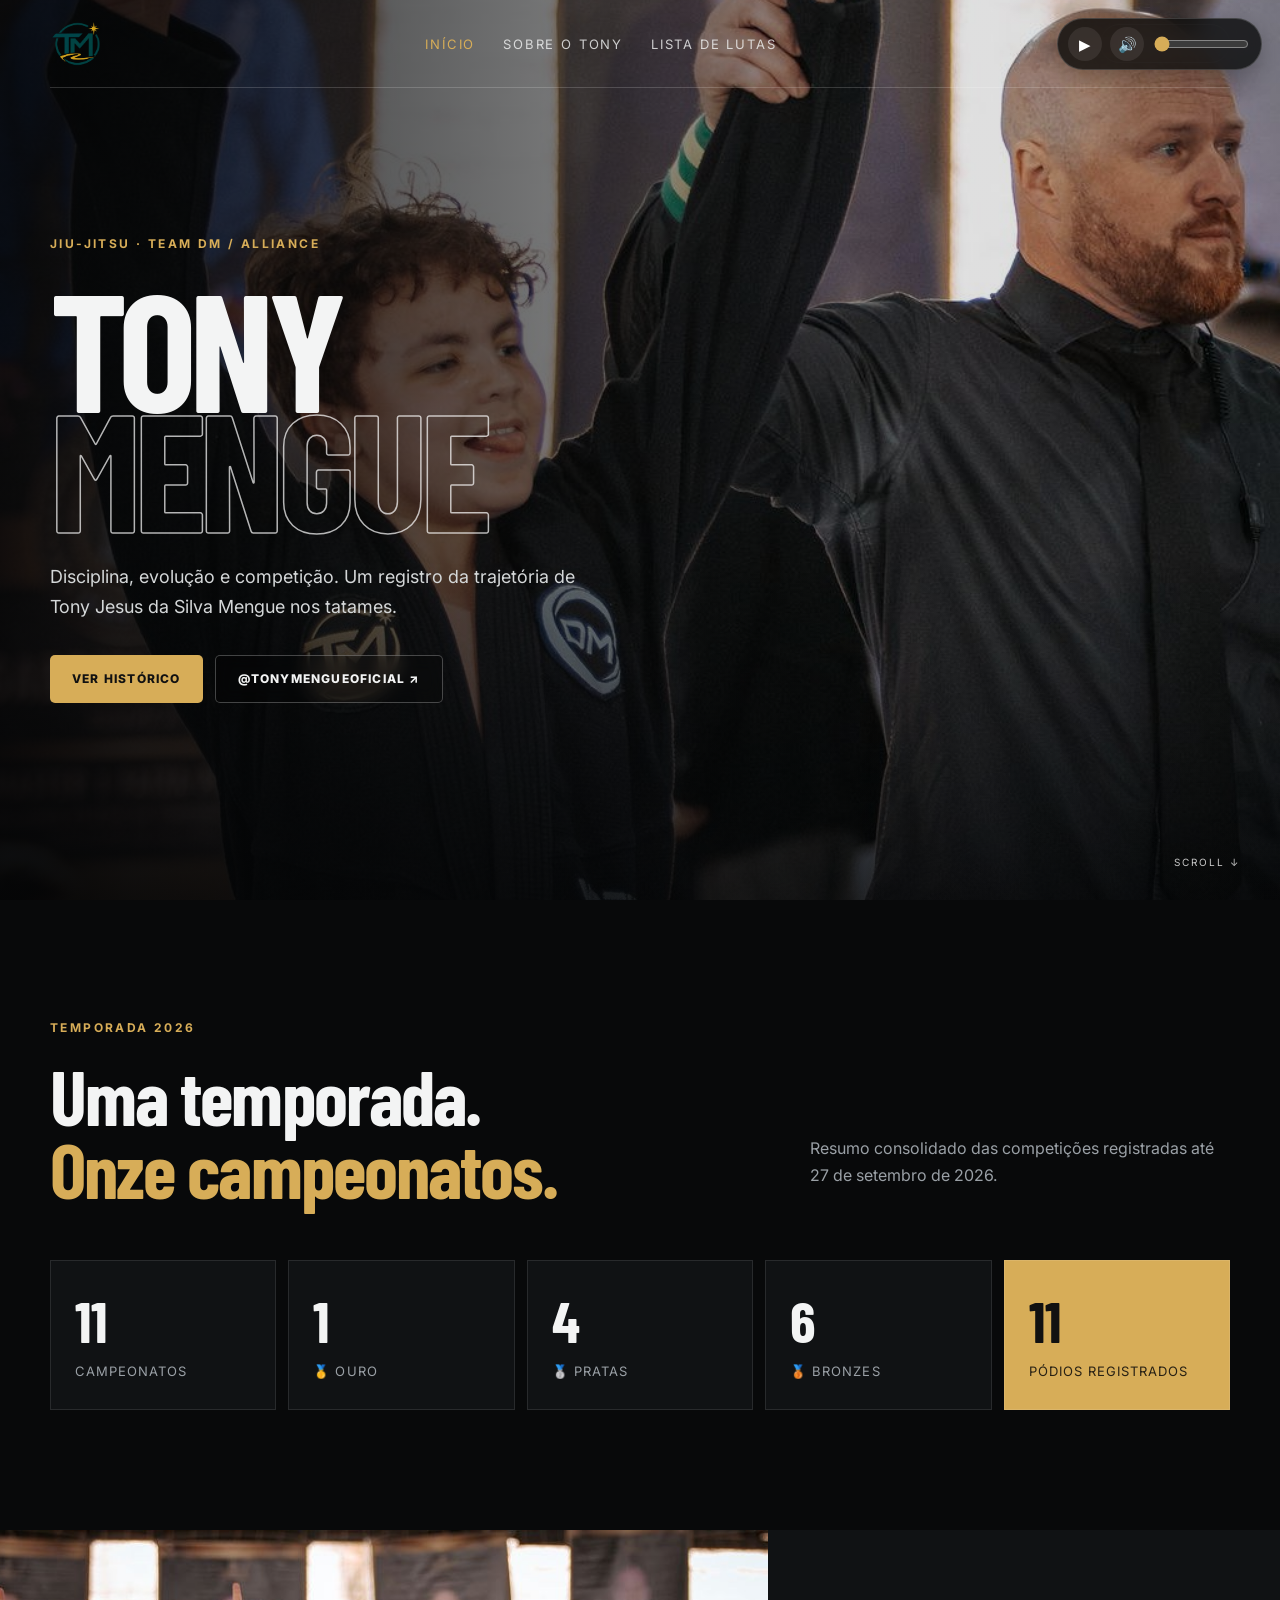
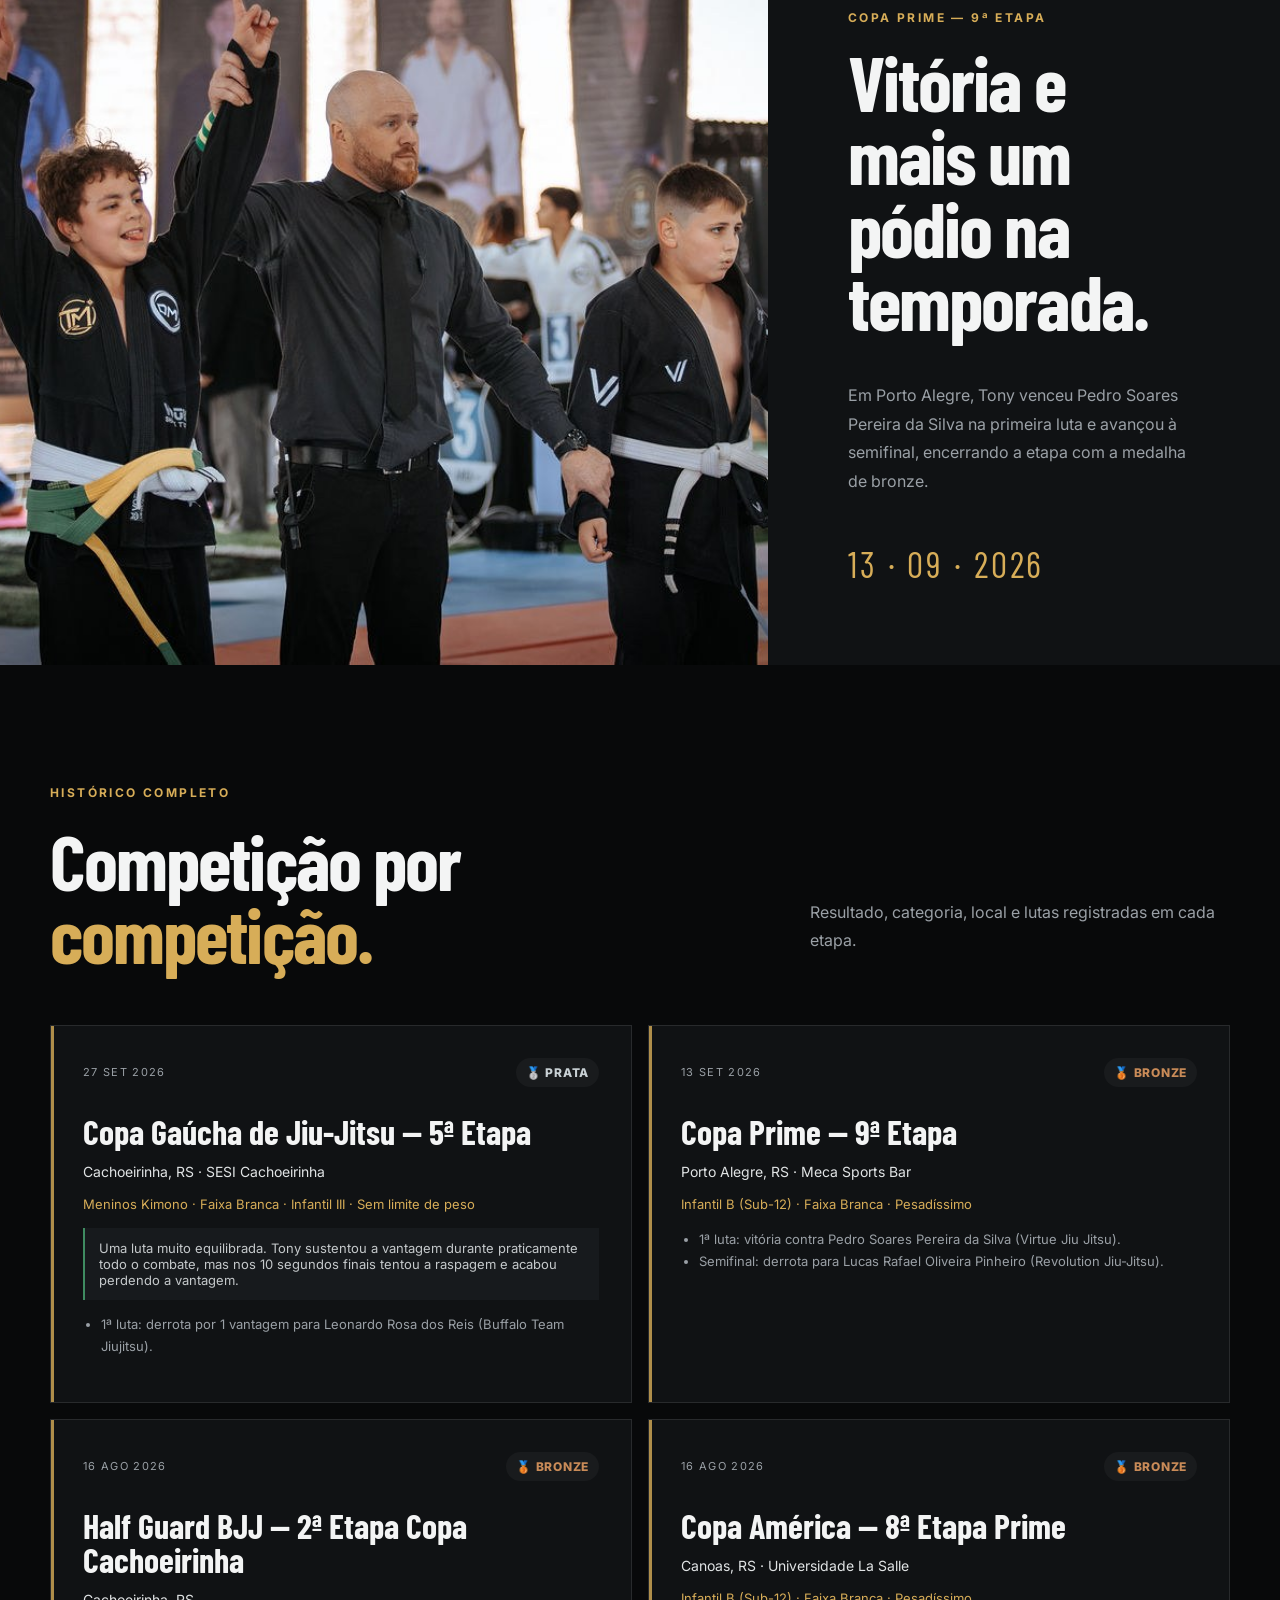
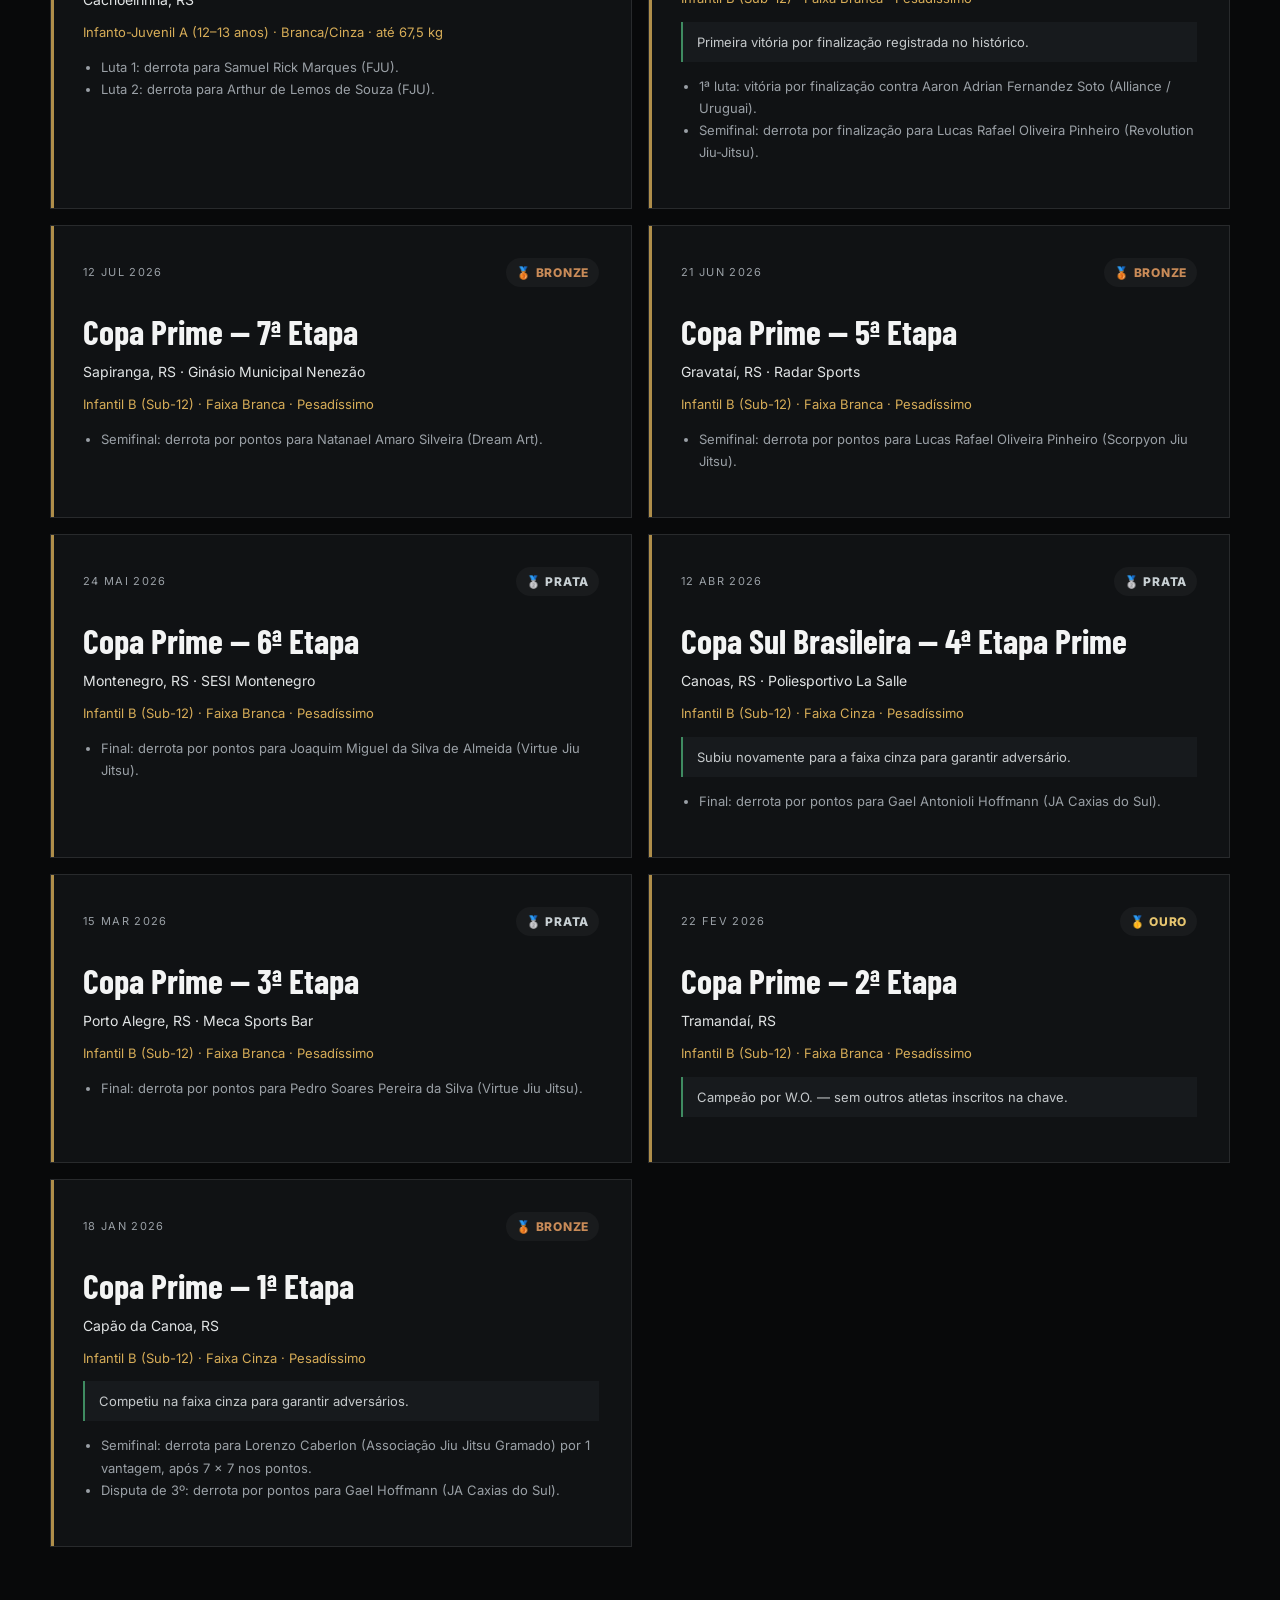
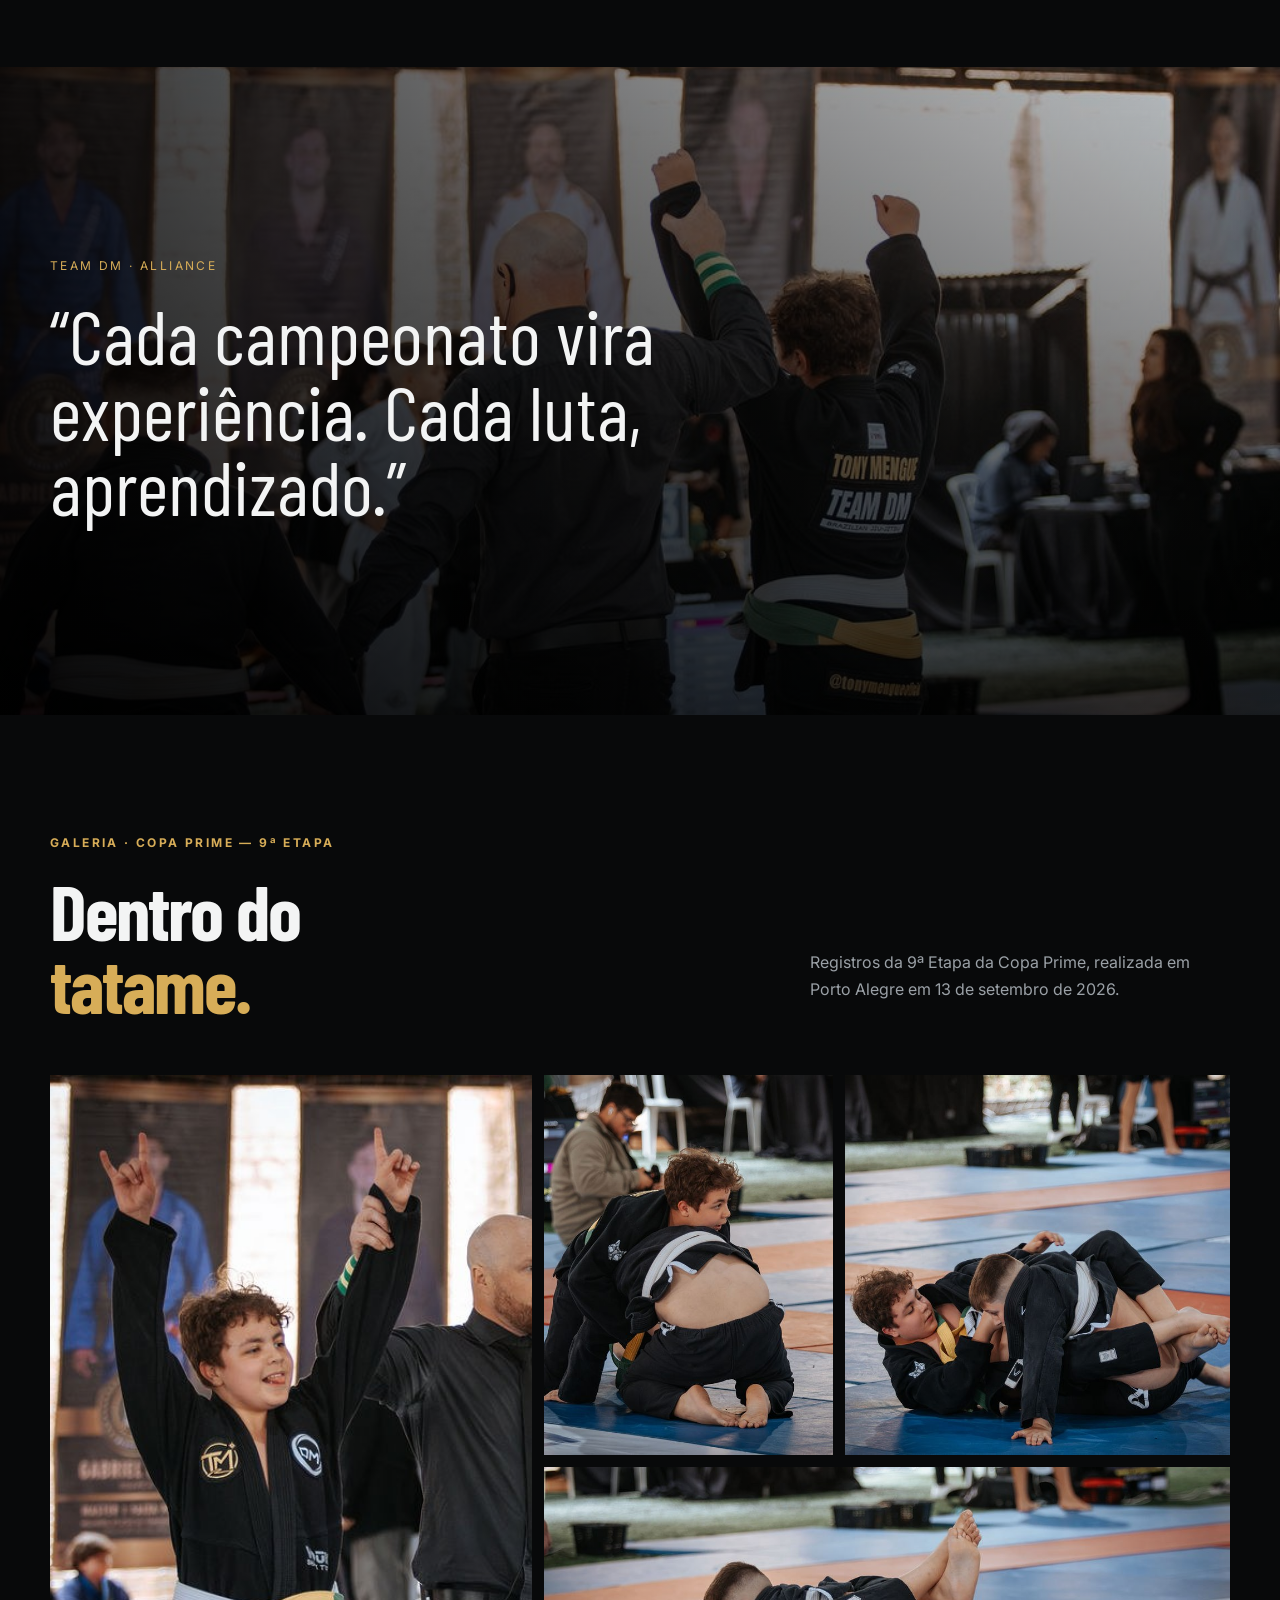
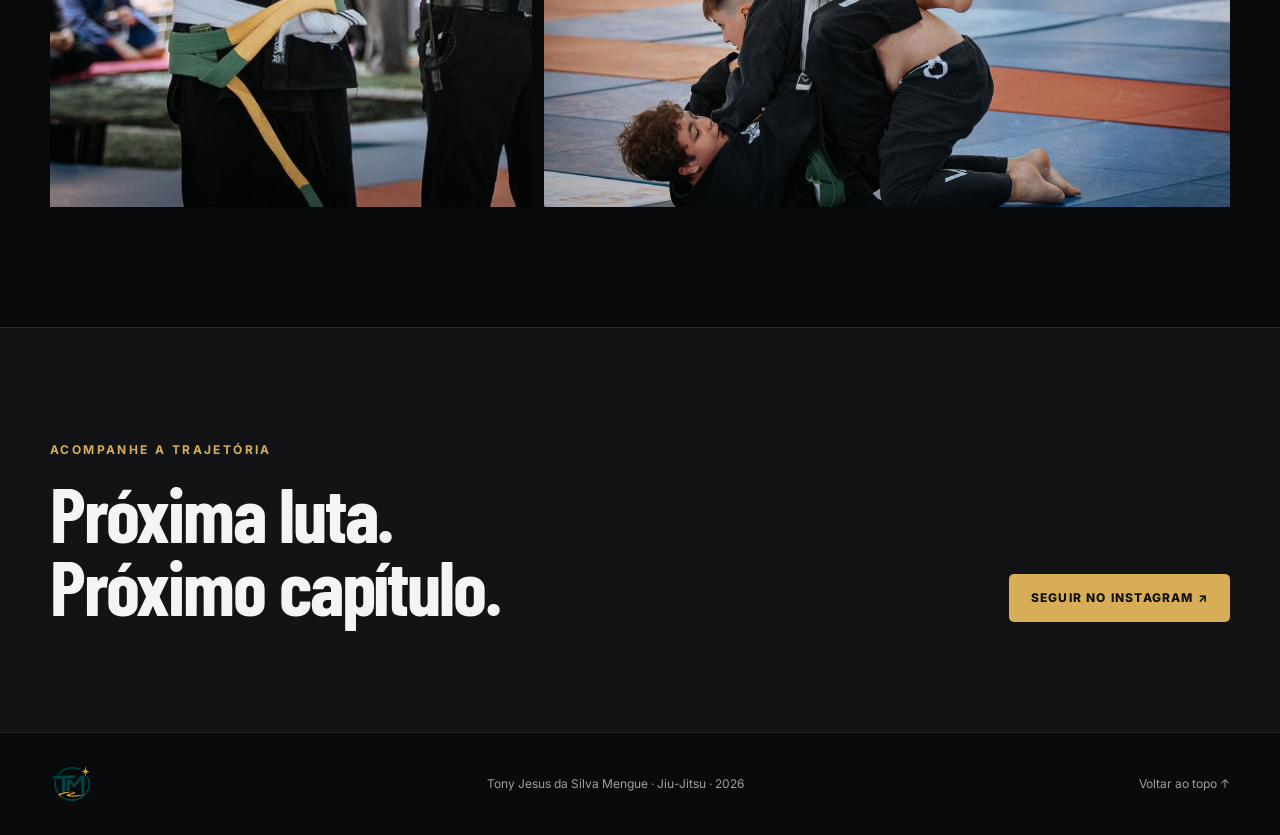
<file: index.html>
<!doctype html>
<html lang="pt-BR">
<head>
  <meta charset="utf-8">
  <meta name="viewport" content="width=device-width, initial-scale=1">
  <meta name="description" content="Histórico competitivo de Jiu-Jitsu de Tony Jesus da Silva Mengue — TEAM DM / Alliance.">
  <title>Tony Mengue | Jiu-Jitsu</title>
  <link rel="preconnect" href="https://fonts.googleapis.com">
  <link rel="preconnect" href="https://fonts.gstatic.com" crossorigin>
  <link href="https://fonts.googleapis.com/css2?family=Barlow+Condensed:wght@600;700;800&family=Inter:wght@400;500;600;700&display=swap" rel="stylesheet">
  <link rel="icon" type="image/png" href="assets/logo-tm.png">
  <link rel="apple-touch-icon" href="assets/logo-tm.png">
  <link rel="stylesheet" href="styles.css">
</head>
<body>
  <header class="hero" id="inicio">
    <nav class="nav container">
      <a href="#inicio" class="brand"><img src="assets/logo-tm.png" alt="Logo Team DM" class="brand-logo"></a>
      <button class="menu-toggle" type="button" aria-label="Abrir menu" aria-expanded="false"><span></span><span></span><span></span></button>
      <div class="nav-links">
        <a href="index.html" class="active">Início</a>
        <a href="sobre.html">Sobre o Tony</a>
        <a href="historico.html">Lista de lutas</a>
      </div>
      <a class="ig-btn" href="https://www.instagram.com/tonymengueoficial/" target="_blank" rel="noopener">Instagram ↗</a>
    </nav>
    <div class="hero-overlay"></div>
    <div class="hero-content container">
      <span class="eyebrow">JIU-JITSU · TEAM DM / ALLIANCE</span>
      <h1>TONY<br><span>MENGUE</span></h1>
      <p class="hero-copy">Disciplina, evolução e competição. Um registro da trajetória de Tony Jesus da Silva Mengue nos tatames.</p>
      <div class="hero-actions">
        <a class="btn primary" href="#historico">Ver histórico</a>
        <a class="btn ghost" href="https://www.instagram.com/tonymengueoficial/" target="_blank" rel="noopener">@tonymengueoficial ↗</a>
      </div>
    </div>
    <div class="scroll-cue">SCROLL ↓</div>
  </header>

  <main>
    <section class="stats section" id="numeros">
      <div class="container">
        <div class="section-kicker">TEMPORADA 2026</div>
        <div class="section-head">
          <h2>Uma temporada.<br><span>Onze campeonatos.</span></h2>
          <p>Resumo consolidado das competições registradas até 27 de setembro de 2026.</p>
        </div>
        <div class="stats-grid">
          <div class="stat-card"><strong>11</strong><span>Campeonatos</span></div>
          <div class="stat-card medal-card"><strong>1</strong><span>🥇 Ouro</span></div>
          <div class="stat-card medal-card"><strong>4</strong><span>🥈 Pratas</span></div>
          <div class="stat-card medal-card"><strong>6</strong><span>🥉 Bronzes</span></div>
          <div class="stat-card accent"><strong>11</strong><span>Pódios registrados</span></div>
        </div>
      </div>
    </section>

    <section class="feature-band">
      <div class="feature-image"></div>
      <div class="feature-copy">
        <span class="section-kicker">COPA PRIME — 9ª ETAPA</span>
        <h2>Vitória e mais um pódio na temporada.</h2>
        <p>Em Porto Alegre, Tony venceu Pedro Soares Pereira da Silva na primeira luta e avançou à semifinal, encerrando a etapa com a medalha de bronze.</p>
        <span class="feature-date">13 · 09 · 2026</span>
      </div>
    </section>

    <section class="history section" id="historico">
      <div class="container">
        <div class="section-kicker">HISTÓRICO COMPLETO</div>
        <div class="section-head">
          <h2>Competição por<br><span>competição.</span></h2>
          <p>Resultado, categoria, local e lutas registradas em cada etapa.</p>
        </div>
        <div class="timeline">
          <article class="event-card reveal">
            <div class="event-top"><span class="event-date">27 SET 2026</span><span class="medal silver">🥈 Prata</span></div>
            <h3>Copa Gaúcha de Jiu-Jitsu — 5ª Etapa</h3><p class="place">Cachoeirinha, RS · SESI Cachoeirinha</p>
            <p class="category">Meninos Kimono · Faixa Branca · Infantil III · Sem limite de peso</p>
            <p class="note">Uma luta muito equilibrada. Tony sustentou a vantagem durante praticamente todo o combate, mas nos 10 segundos finais tentou a raspagem e acabou perdendo a vantagem.</p>
            <ul><li>1ª luta: derrota por 1 vantagem para Leonardo Rosa dos Reis (Buffalo Team Jiujitsu).</li></ul>
          </article>
          <article class="event-card reveal">
            <div class="event-top"><span class="event-date">13 SET 2026</span><span class="medal bronze">🥉 Bronze</span></div>
            <h3>Copa Prime — 9ª Etapa</h3><p class="place">Porto Alegre, RS · Meca Sports Bar</p>
            <p class="category">Infantil B (Sub-12) · Faixa Branca · Pesadíssimo</p>
            <ul><li>1ª luta: vitória contra Pedro Soares Pereira da Silva (Virtue Jiu Jitsu).</li><li>Semifinal: derrota para Lucas Rafael Oliveira Pinheiro (Revolution Jiu-Jitsu).</li></ul>
          </article>
          <article class="event-card reveal">
            <div class="event-top"><span class="event-date">16 AGO 2026</span><span class="medal bronze">🥉 Bronze</span></div>
            <h3>Half Guard BJJ — 2ª Etapa Copa Cachoeirinha</h3><p class="place">Cachoeirinha, RS</p>
            <p class="category">Infanto-Juvenil A (12–13 anos) · Branca/Cinza · até 67,5 kg</p>
            <ul><li>Luta 1: derrota para Samuel Rick Marques (FJU).</li><li>Luta 2: derrota para Arthur de Lemos de Souza (FJU).</li></ul>
          </article>
          <article class="event-card reveal">
            <div class="event-top"><span class="event-date">16 AGO 2026</span><span class="medal bronze">🥉 Bronze</span></div>
            <h3>Copa América — 8ª Etapa Prime</h3><p class="place">Canoas, RS · Universidade La Salle</p>
            <p class="category">Infantil B (Sub-12) · Faixa Branca · Pesadíssimo</p>
            <p class="note">Primeira vitória por finalização registrada no histórico.</p>
            <ul><li>1ª luta: vitória por finalização contra Aaron Adrian Fernandez Soto (Alliance / Uruguai).</li><li>Semifinal: derrota por finalização para Lucas Rafael Oliveira Pinheiro (Revolution Jiu-Jitsu).</li></ul>
          </article>
          <article class="event-card reveal">
            <div class="event-top"><span class="event-date">12 JUL 2026</span><span class="medal bronze">🥉 Bronze</span></div>
            <h3>Copa Prime — 7ª Etapa</h3><p class="place">Sapiranga, RS · Ginásio Municipal Nenezão</p>
            <p class="category">Infantil B (Sub-12) · Faixa Branca · Pesadíssimo</p>
            <ul><li>Semifinal: derrota por pontos para Natanael Amaro Silveira (Dream Art).</li></ul>
          </article>
          <article class="event-card reveal">
            <div class="event-top"><span class="event-date">21 JUN 2026</span><span class="medal bronze">🥉 Bronze</span></div>
            <h3>Copa Prime — 5ª Etapa</h3><p class="place">Gravataí, RS · Radar Sports</p>
            <p class="category">Infantil B (Sub-12) · Faixa Branca · Pesadíssimo</p>
            <ul><li>Semifinal: derrota por pontos para Lucas Rafael Oliveira Pinheiro (Scorpyon Jiu Jitsu).</li></ul>
          </article>
          <article class="event-card reveal">
            <div class="event-top"><span class="event-date">24 MAI 2026</span><span class="medal silver">🥈 Prata</span></div>
            <h3>Copa Prime — 6ª Etapa</h3><p class="place">Montenegro, RS · SESI Montenegro</p>
            <p class="category">Infantil B (Sub-12) · Faixa Branca · Pesadíssimo</p>
            <ul><li>Final: derrota por pontos para Joaquim Miguel da Silva de Almeida (Virtue Jiu Jitsu).</li></ul>
          </article>
          <article class="event-card reveal">
            <div class="event-top"><span class="event-date">12 ABR 2026</span><span class="medal silver">🥈 Prata</span></div>
            <h3>Copa Sul Brasileira — 4ª Etapa Prime</h3><p class="place">Canoas, RS · Poliesportivo La Salle</p>
            <p class="category">Infantil B (Sub-12) · Faixa Cinza · Pesadíssimo</p>
            <p class="note">Subiu novamente para a faixa cinza para garantir adversário.</p>
            <ul><li>Final: derrota por pontos para Gael Antonioli Hoffmann (JA Caxias do Sul).</li></ul>
          </article>
          <article class="event-card reveal">
            <div class="event-top"><span class="event-date">15 MAR 2026</span><span class="medal silver">🥈 Prata</span></div>
            <h3>Copa Prime — 3ª Etapa</h3><p class="place">Porto Alegre, RS · Meca Sports Bar</p>
            <p class="category">Infantil B (Sub-12) · Faixa Branca · Pesadíssimo</p>
            <ul><li>Final: derrota por pontos para Pedro Soares Pereira da Silva (Virtue Jiu Jitsu).</li></ul>
          </article>
          <article class="event-card reveal">
            <div class="event-top"><span class="event-date">22 FEV 2026</span><span class="medal gold">🥇 Ouro</span></div>
            <h3>Copa Prime — 2ª Etapa</h3><p class="place">Tramandaí, RS</p>
            <p class="category">Infantil B (Sub-12) · Faixa Branca · Pesadíssimo</p>
            <p class="note">Campeão por W.O. — sem outros atletas inscritos na chave.</p>
          </article>
          <article class="event-card reveal">
            <div class="event-top"><span class="event-date">18 JAN 2026</span><span class="medal bronze">🥉 Bronze</span></div>
            <h3>Copa Prime — 1ª Etapa</h3><p class="place">Capão da Canoa, RS</p>
            <p class="category">Infantil B (Sub-12) · Faixa Cinza · Pesadíssimo</p>
            <p class="note">Competiu na faixa cinza para garantir adversários.</p>
            <ul><li>Semifinal: derrota para Lorenzo Caberlon (Associação Jiu Jitsu Gramado) por 1 vantagem, após 7 x 7 nos pontos.</li><li>Disputa de 3º: derrota por pontos para Gael Hoffmann (JA Caxias do Sul).</li></ul>
          </article>
        </div>
      </div>
    </section>

    <section class="quote-section">
      <img src="assets/costas.jpg" alt="Tony Mengue no tatame">
      <div class="quote-overlay"></div>
      <div class="quote-content container"><span>TEAM DM · ALLIANCE</span><blockquote>“Cada campeonato vira experiência. Cada luta, aprendizado.”</blockquote></div>
    </section>

    <section class="gallery section" id="galeria">
      <div class="container">
        <div class="section-kicker">GALERIA · COPA PRIME — 9ª ETAPA</div>
        <div class="section-head"><h2>Dentro do<br><span>tatame.</span></h2><p>Registros da 9ª Etapa da Copa Prime, realizada em Porto Alegre em 13 de setembro de 2026.</p></div>
        <div class="gallery-grid">
          <figure class="g1"><img src="assets/vitoria.jpg" alt="Tony com braço levantado após luta"></figure>
          <figure class="g2"><img src="assets/luta-1.jpg" alt="Tony durante luta de Jiu-Jitsu"></figure>
          <figure class="g3"><img src="assets/luta-2.jpg" alt="Tony durante luta no tatame"></figure>
          <figure class="g4"><img src="assets/luta-3.jpg" alt="Tony em combate"></figure>
          <figure class="g5"><img src="assets/respeito.jpg" alt="Cumprimento após a luta"></figure>
        </div>
      </div>
    </section>

    <section class="cta">
      <div class="container cta-inner">
        <div><span class="section-kicker">ACOMPANHE A TRAJETÓRIA</span><h2>Próxima luta.<br>Próximo capítulo.</h2></div>
        <a class="btn primary" href="https://www.instagram.com/tonymengueoficial/" target="_blank" rel="noopener">Seguir no Instagram ↗</a>
      </div>
    </section>
  </main>

  <footer><div class="container footer-inner"><div class="brand footer-brand"><img src="assets/logo-tm.png" alt="Logo Team DM" class="brand-logo"></div><p>Tony Jesus da Silva Mengue · Jiu-Jitsu · 2026</p><a href="#inicio">Voltar ao topo ↑</a></div></footer>
  <script src="script.js"></script>
</body>
</html>
</file>
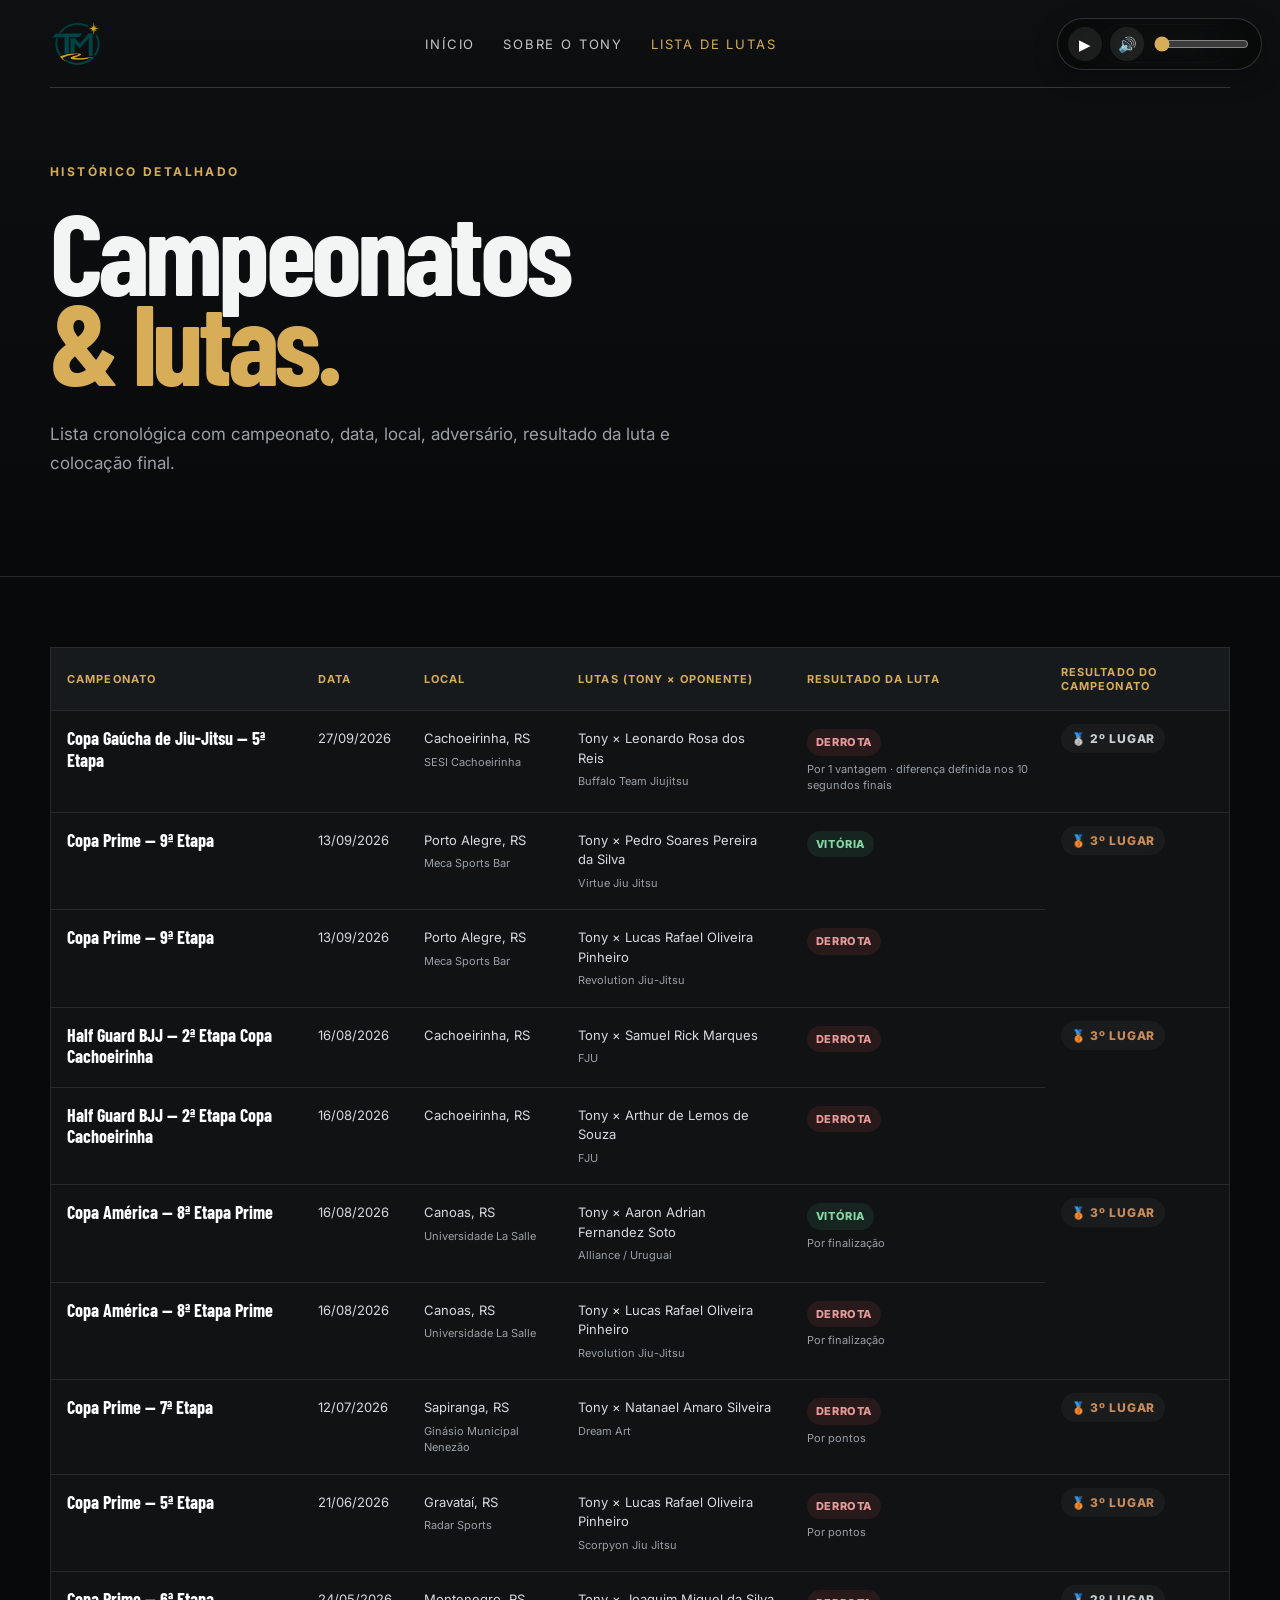
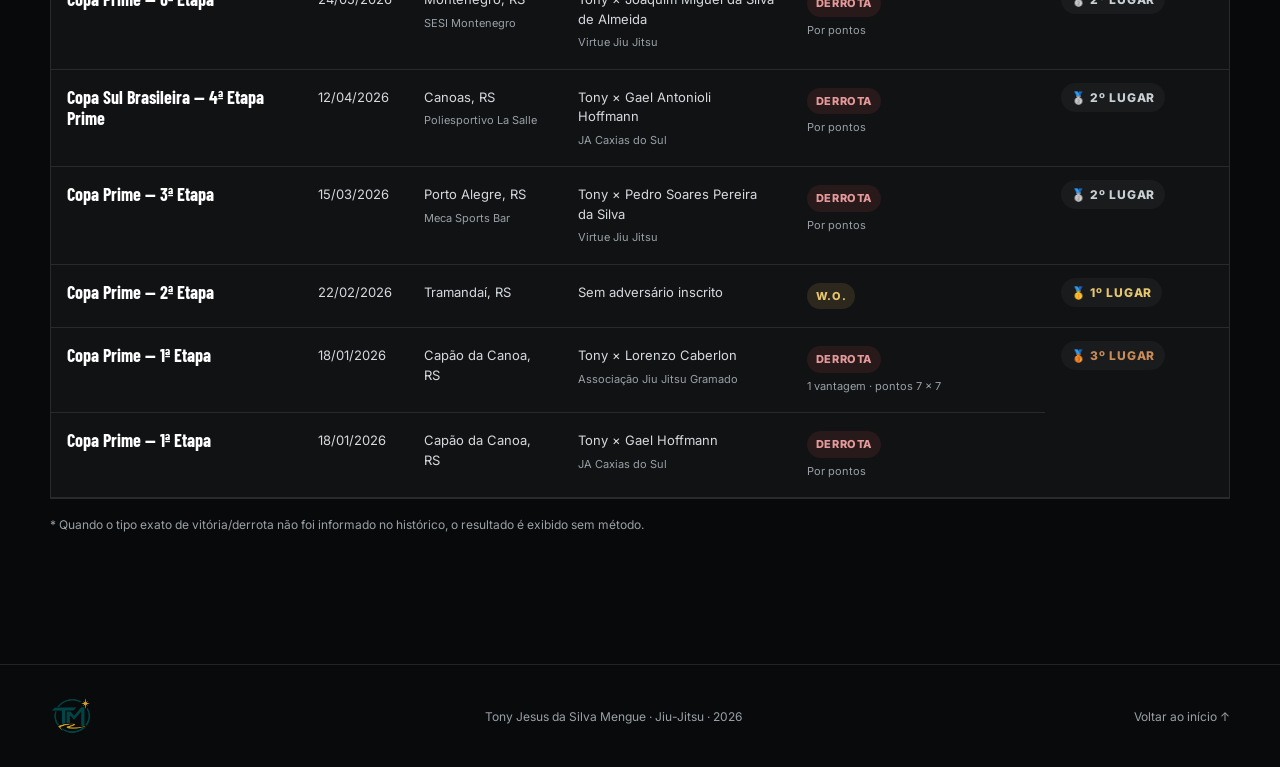
<file: historico.html>
<!doctype html>
<html lang="pt-BR">
<head>
  <meta charset="utf-8">
  <meta name="viewport" content="width=device-width, initial-scale=1">
  <meta name="description" content="Lista completa de campeonatos e lutas de Tony Jesus da Silva Mengue.">
  <title>Lista de Competições | Tony Mengue</title>
  <link rel="preconnect" href="https://fonts.googleapis.com">
  <link rel="preconnect" href="https://fonts.gstatic.com" crossorigin>
  <link href="https://fonts.googleapis.com/css2?family=Barlow+Condensed:wght@600;700;800&family=Inter:wght@400;500;600;700&display=swap" rel="stylesheet">
  <link rel="icon" type="image/png" href="assets/logo-tm.png">
  <link rel="apple-touch-icon" href="assets/logo-tm.png">
  <link rel="stylesheet" href="styles.css">
</head>
<body>
  <header class="subpage-header">
    <nav class="nav container">
      <a href="index.html" class="brand"><img src="assets/logo-tm.png" alt="Logo Team DM" class="brand-logo"></a>
      <button class="menu-toggle" type="button" aria-label="Abrir menu" aria-expanded="false"><span></span><span></span><span></span></button>
      <div class="nav-links">
        <a href="index.html">Início</a>
        <a href="sobre.html">Sobre o Tony</a>
        <a href="historico.html" class="active">Lista de lutas</a>
      </div>
      <a class="ig-btn" href="https://www.instagram.com/tonymengueoficial/" target="_blank" rel="noopener">Instagram ↗</a>
    </nav>
    <div class="container subpage-intro">
      <span class="section-kicker">HISTÓRICO DETALHADO</span>
      <h1>Campeonatos<br><span>& lutas.</span></h1>
      <p>Lista cronológica com campeonato, data, local, adversário, resultado da luta e colocação final.</p>
    </div>
  </header>

  <main>
    <section class="section competition-list">
      <div class="container">
        <div class="table-wrap">
          <table class="fight-table">
            <thead>
              <tr>
                <th>Campeonato</th>
                <th>Data</th>
                <th>Local</th>
                <th>Lutas (Tony × Oponente)</th>
                <th>Resultado da luta</th>
                <th>Resultado do campeonato</th>
              </tr>
            </thead>
            <tbody>
              <tr>
                <td><strong>Copa Gaúcha de Jiu-Jitsu — 5ª Etapa</strong></td>
                <td>27/09/2026</td>
                <td>Cachoeirinha, RS <small>SESI Cachoeirinha</small></td>
                <td>Tony × Leonardo Rosa dos Reis <small>Buffalo Team Jiujitsu</small></td>
                <td><span class="fight-result loss">Derrota</span><small>Por 1 vantagem · diferença definida nos 10 segundos finais</small></td>
                <td><span class="medal silver">🥈 2º lugar</span></td>
              </tr>

                            <tr>
                <td><strong>Copa Prime — 9ª Etapa</strong></td>
                <td>13/09/2026</td>
                <td>Porto Alegre, RS <small>Meca Sports Bar</small></td>
                <td>Tony × Pedro Soares Pereira da Silva <small>Virtue Jiu Jitsu</small></td>
                <td><span class="fight-result win">Vitória</span></td>
                <td rowspan="2"><span class="medal bronze">🥉 3º lugar</span></td>
              </tr>
              <tr>
                <td><strong>Copa Prime — 9ª Etapa</strong></td>
                <td>13/09/2026</td>
                <td>Porto Alegre, RS <small>Meca Sports Bar</small></td>
                <td>Tony × Lucas Rafael Oliveira Pinheiro <small>Revolution Jiu-Jitsu</small></td>
                <td><span class="fight-result loss">Derrota</span></td>
              </tr>

                            <tr>
                <td><strong>Half Guard BJJ — 2ª Etapa Copa Cachoeirinha</strong></td>
                <td>16/08/2026</td>
                <td>Cachoeirinha, RS</td>
                <td>Tony × Samuel Rick Marques <small>FJU</small></td>
                <td><span class="fight-result loss">Derrota</span></td>
                <td rowspan="2"><span class="medal bronze">🥉 3º lugar</span></td>
              </tr>
              <tr>
                <td><strong>Half Guard BJJ — 2ª Etapa Copa Cachoeirinha</strong></td>
                <td>16/08/2026</td>
                <td>Cachoeirinha, RS</td>
                <td>Tony × Arthur de Lemos de Souza <small>FJU</small></td>
                <td><span class="fight-result loss">Derrota</span></td>
              </tr>

                            <tr>
                <td><strong>Copa América — 8ª Etapa Prime</strong></td>
                <td>16/08/2026</td>
                <td>Canoas, RS <small>Universidade La Salle</small></td>
                <td>Tony × Aaron Adrian Fernandez Soto <small>Alliance / Uruguai</small></td>
                <td><span class="fight-result win">Vitória</span><small>Por finalização</small></td>
                <td rowspan="2"><span class="medal bronze">🥉 3º lugar</span></td>
              </tr>
              <tr>
                <td><strong>Copa América — 8ª Etapa Prime</strong></td>
                <td>16/08/2026</td>
                <td>Canoas, RS <small>Universidade La Salle</small></td>
                <td>Tony × Lucas Rafael Oliveira Pinheiro <small>Revolution Jiu-Jitsu</small></td>
                <td><span class="fight-result loss">Derrota</span><small>Por finalização</small></td>
              </tr>

                            <tr>
                <td><strong>Copa Prime — 7ª Etapa</strong></td>
                <td>12/07/2026</td>
                <td>Sapiranga, RS <small>Ginásio Municipal Nenezão</small></td>
                <td>Tony × Natanael Amaro Silveira <small>Dream Art</small></td>
                <td><span class="fight-result loss">Derrota</span><small>Por pontos</small></td>
                <td><span class="medal bronze">🥉 3º lugar</span></td>
              </tr>

                            <tr>
                <td><strong>Copa Prime — 5ª Etapa</strong></td>
                <td>21/06/2026</td>
                <td>Gravataí, RS <small>Radar Sports</small></td>
                <td>Tony × Lucas Rafael Oliveira Pinheiro <small>Scorpyon Jiu Jitsu</small></td>
                <td><span class="fight-result loss">Derrota</span><small>Por pontos</small></td>
                <td><span class="medal bronze">🥉 3º lugar</span></td>
              </tr>

                            <tr>
                <td><strong>Copa Prime — 6ª Etapa</strong></td>
                <td>24/05/2026</td>
                <td>Montenegro, RS <small>SESI Montenegro</small></td>
                <td>Tony × Joaquim Miguel da Silva de Almeida <small>Virtue Jiu Jitsu</small></td>
                <td><span class="fight-result loss">Derrota</span><small>Por pontos</small></td>
                <td><span class="medal silver">🥈 2º lugar</span></td>
              </tr>

                            <tr>
                <td><strong>Copa Sul Brasileira — 4ª Etapa Prime</strong></td>
                <td>12/04/2026</td>
                <td>Canoas, RS <small>Poliesportivo La Salle</small></td>
                <td>Tony × Gael Antonioli Hoffmann <small>JA Caxias do Sul</small></td>
                <td><span class="fight-result loss">Derrota</span><small>Por pontos</small></td>
                <td><span class="medal silver">🥈 2º lugar</span></td>
              </tr>

                            <tr>
                <td><strong>Copa Prime — 3ª Etapa</strong></td>
                <td>15/03/2026</td>
                <td>Porto Alegre, RS <small>Meca Sports Bar</small></td>
                <td>Tony × Pedro Soares Pereira da Silva <small>Virtue Jiu Jitsu</small></td>
                <td><span class="fight-result loss">Derrota</span><small>Por pontos</small></td>
                <td><span class="medal silver">🥈 2º lugar</span></td>
              </tr>

                            <tr>
                <td><strong>Copa Prime — 2ª Etapa</strong></td>
                <td>22/02/2026</td>
                <td>Tramandaí, RS</td>
                <td>Sem adversário inscrito</td>
                <td><span class="fight-result wo">W.O.</span></td>
                <td><span class="medal gold">🥇 1º lugar</span></td>
              </tr>

              <tr>
                <td><strong>Copa Prime — 1ª Etapa</strong></td>
                <td>18/01/2026</td>
                <td>Capão da Canoa, RS</td>
                <td>Tony × Lorenzo Caberlon <small>Associação Jiu Jitsu Gramado</small></td>
                <td><span class="fight-result loss">Derrota</span><small>1 vantagem · pontos 7 × 7</small></td>
                <td rowspan="2"><span class="medal bronze">🥉 3º lugar</span></td>
              </tr>
              <tr>
                <td><strong>Copa Prime — 1ª Etapa</strong></td>
                <td>18/01/2026</td>
                <td>Capão da Canoa, RS</td>
                <td>Tony × Gael Hoffmann <small>JA Caxias do Sul</small></td>
                <td><span class="fight-result loss">Derrota</span><small>Por pontos</small></td>
              </tr>
            </tbody>
          </table>
        </div>
        <p class="table-note">* Quando o tipo exato de vitória/derrota não foi informado no histórico, o resultado é exibido sem método.</p>
      </div>
    </section>
  </main>

  <footer>
    <div class="container footer-inner">
      <div class="brand footer-brand"><img src="assets/logo-tm.png" alt="Logo Team DM" class="brand-logo"></div>
      <p>Tony Jesus da Silva Mengue · Jiu-Jitsu · 2026</p>
      <a href="index.html">Voltar ao início ↑</a>
    </div>
  </footer>
  <script src="script.js"></script>
</body>
</html>
</file>
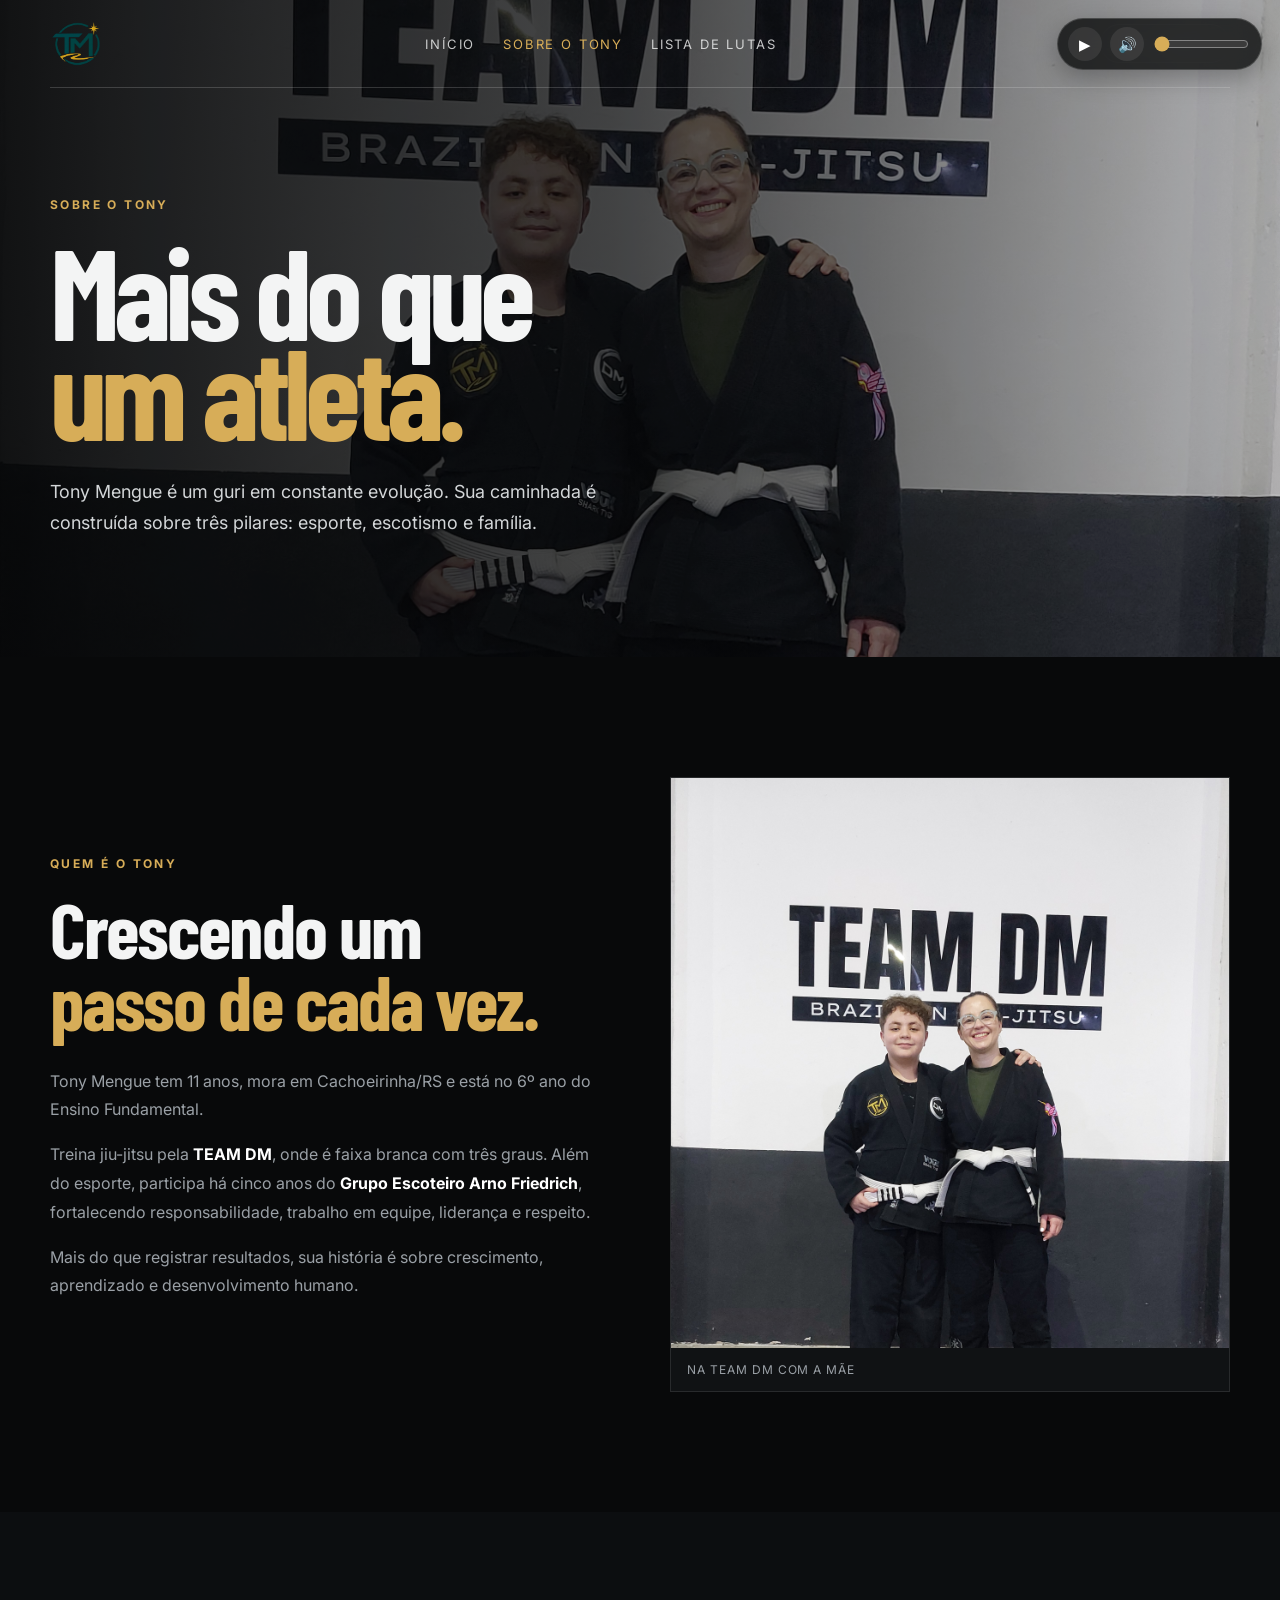
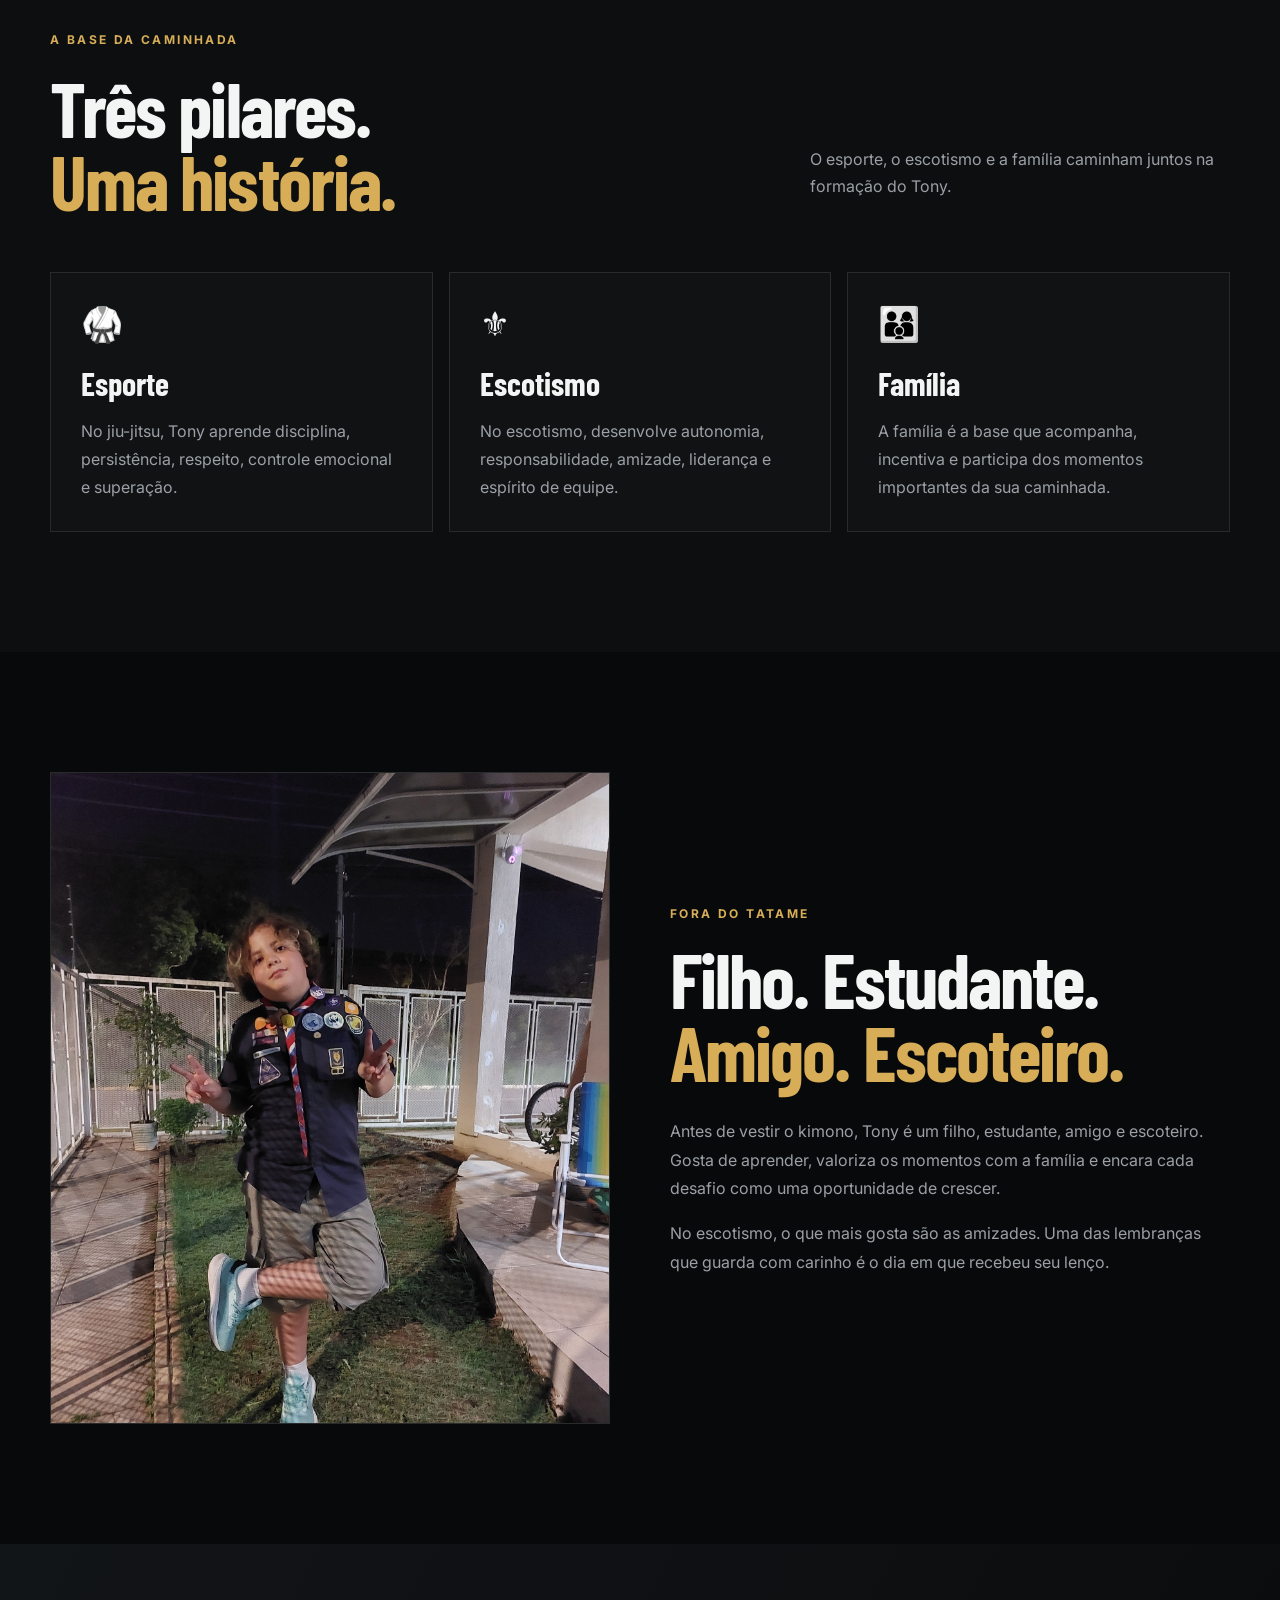
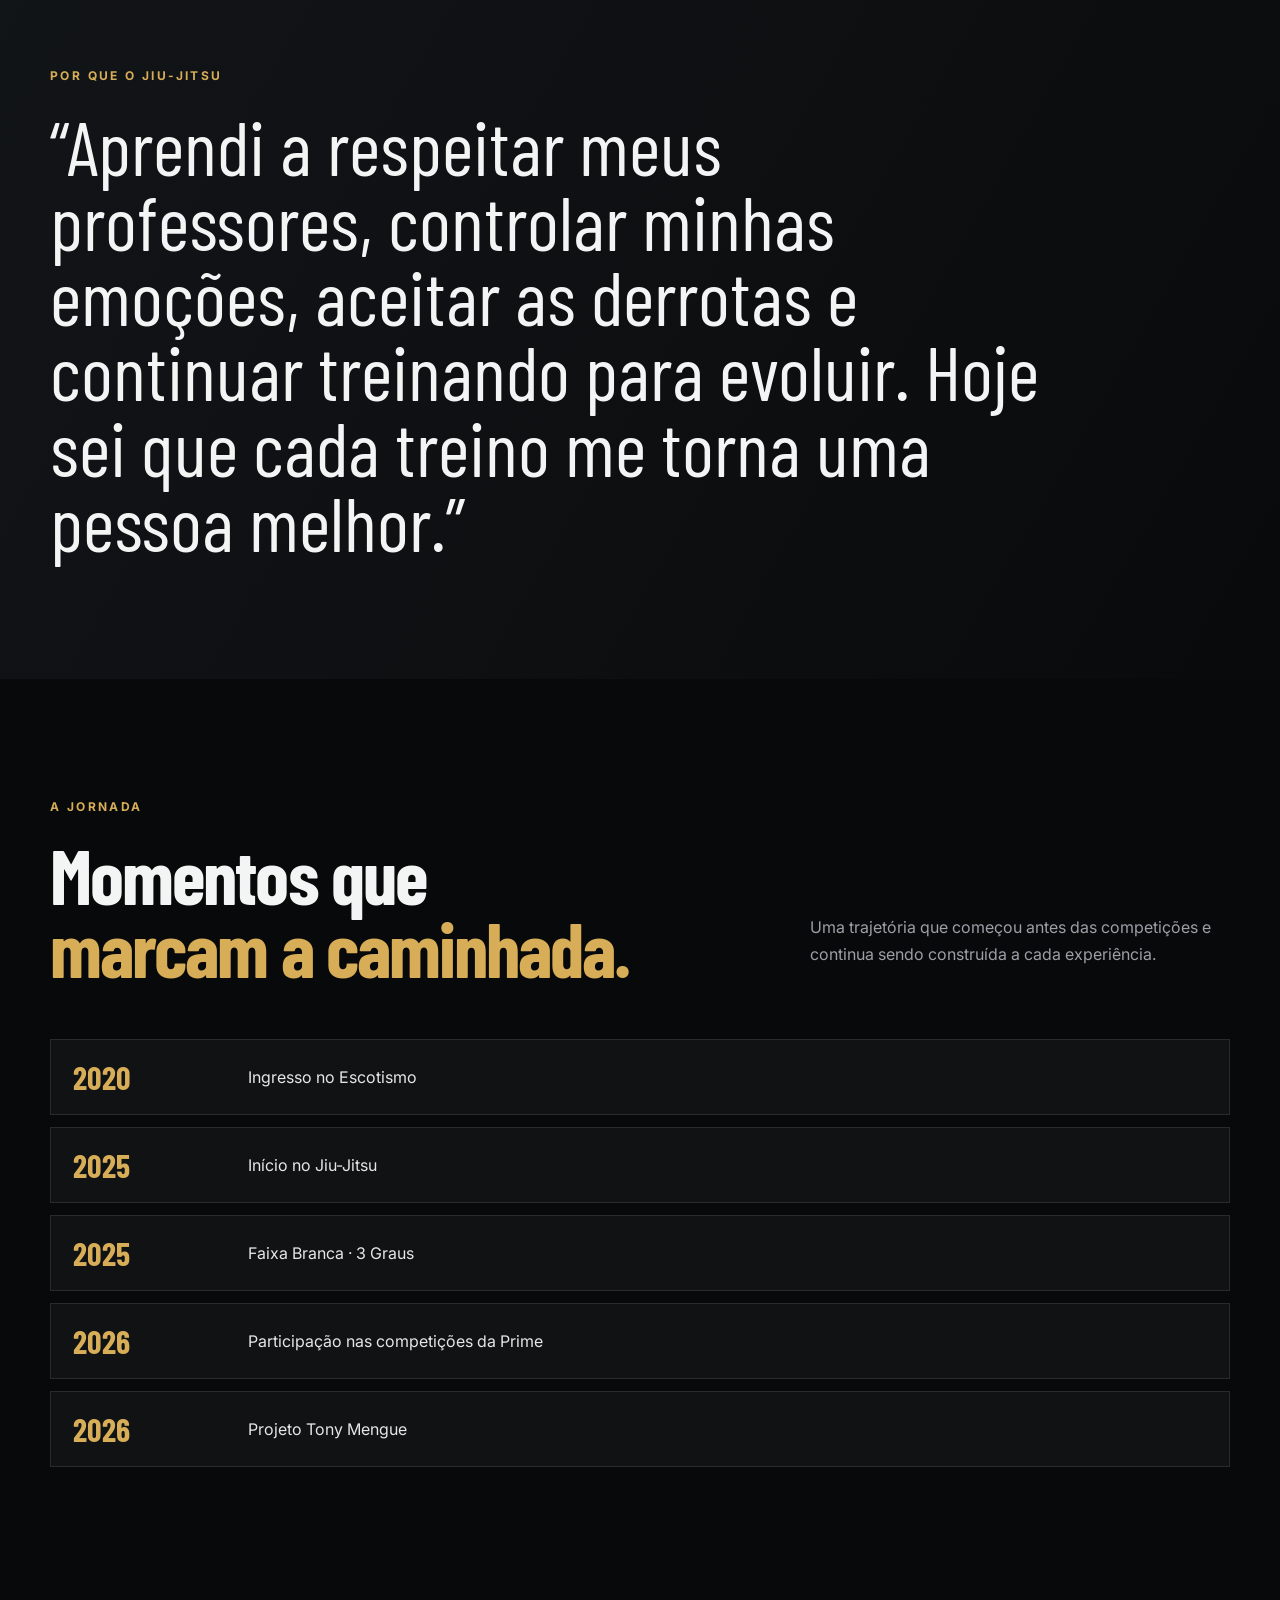
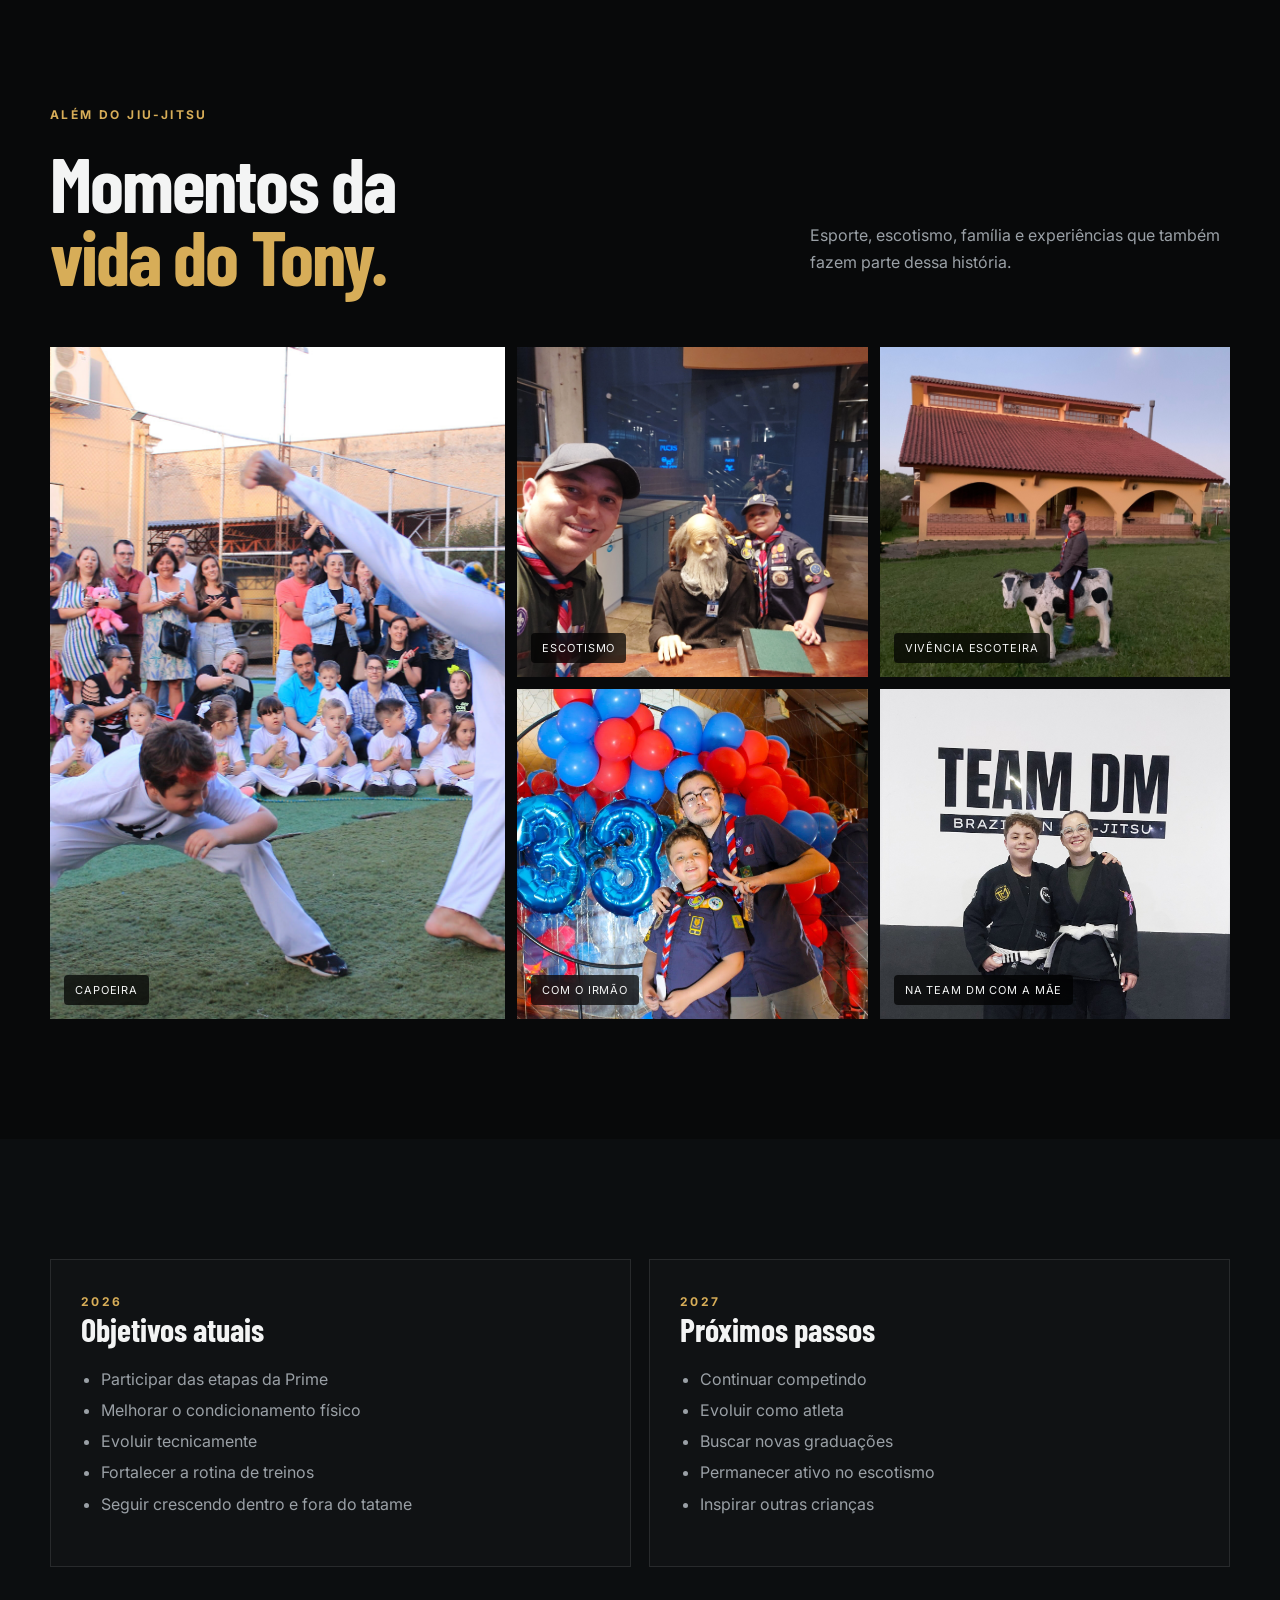
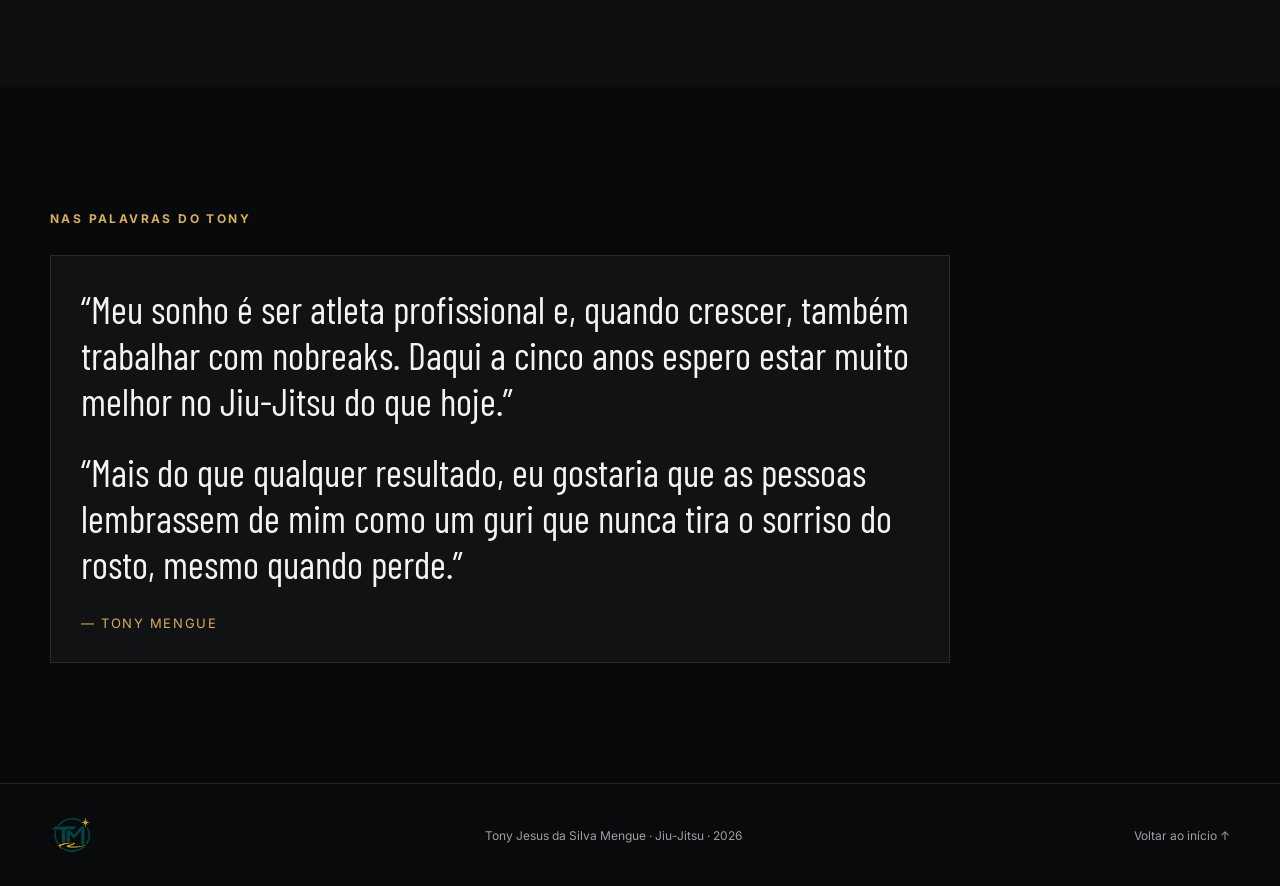
<file: sobre.html>
<!doctype html>
<html lang="pt-BR">
<head>
  <meta charset="utf-8">
  <meta name="viewport" content="width=device-width, initial-scale=1">
  <meta name="description" content="Conheça Tony Mengue: jiu-jitsu, escotismo, família e sua jornada de evolução.">
  <title>Sobre o Tony | Tony Mengue</title>
  <link rel="preconnect" href="https://fonts.googleapis.com">
  <link rel="preconnect" href="https://fonts.gstatic.com" crossorigin>
  <link href="https://fonts.googleapis.com/css2?family=Barlow+Condensed:wght@600;700;800&family=Inter:wght@400;500;600;700&display=swap" rel="stylesheet">
  <link rel="icon" type="image/png" href="assets/logo-tm.png">
  <link rel="apple-touch-icon" href="assets/logo-tm.png">
  <link rel="stylesheet" href="styles.css">
</head>
<body>
  <header class="about-hero">
    <nav class="nav container">
      <a href="index.html" class="brand"><img src="assets/logo-tm.png" alt="Logo Tony Mengue" class="brand-logo"></a>
      <button class="menu-toggle" type="button" aria-label="Abrir menu" aria-expanded="false"><span></span><span></span><span></span></button>
      <div class="nav-links">
        <a href="index.html">Início</a>
        <a href="sobre.html" class="active">Sobre o Tony</a>
        <a href="historico.html">Lista de lutas</a>
      </div>
      <a class="ig-btn" href="https://www.instagram.com/tonymengueoficial/" target="_blank" rel="noopener">Instagram ↗</a>
    </nav>
    <div class="about-hero-bg"></div>
    <div class="container about-hero-content">
      <span class="section-kicker">SOBRE O TONY</span>
      <h1>Mais do que<br><span>um atleta.</span></h1>
      <p>Tony Mengue é um guri em constante evolução. Sua caminhada é construída sobre três pilares: esporte, escotismo e família.</p>
    </div>
  </header>

  <main>
    <section class="section">
      <div class="container about-intro-grid">
        <div class="about-copy">
          <span class="section-kicker">QUEM É O TONY</span>
          <h2 class="page-title">Crescendo um<br><span>passo de cada vez.</span></h2>
          <p>Tony Mengue tem 11 anos, mora em Cachoeirinha/RS e está no 6º ano do Ensino Fundamental.</p>
          <p>Treina jiu-jitsu pela <strong>TEAM DM</strong>, onde é faixa branca com três graus. Além do esporte, participa há cinco anos do <strong>Grupo Escoteiro Arno Friedrich</strong>, fortalecendo responsabilidade, trabalho em equipe, liderança e respeito.</p>
          <p>Mais do que registrar resultados, sua história é sobre crescimento, aprendizado e desenvolvimento humano.</p>
        </div>
        <figure class="about-feature-photo">
          <img src="assets/sobre-mae-teamdm.jpg" alt="Tony na TEAM DM com sua mãe">
          <figcaption>Na TEAM DM com a mãe</figcaption>
        </figure>
      </div>
    </section>

    <section class="section pillars-section">
      <div class="container">
        <div class="section-kicker">A BASE DA CAMINHADA</div>
        <div class="section-head">
          <h2>Três pilares.<br><span>Uma história.</span></h2>
          <p>O esporte, o escotismo e a família caminham juntos na formação do Tony.</p>
        </div>
        <div class="pillars-grid">
          <article class="pillar-card">
            <div class="pillar-icon">🥋</div>
            <h3>Esporte</h3>
            <p>No jiu-jitsu, Tony aprende disciplina, persistência, respeito, controle emocional e superação.</p>
          </article>
          <article class="pillar-card">
            <div class="pillar-icon">⚜️</div>
            <h3>Escotismo</h3>
            <p>No escotismo, desenvolve autonomia, responsabilidade, amizade, liderança e espírito de equipe.</p>
          </article>
          <article class="pillar-card">
            <div class="pillar-icon">👨‍👩‍👦</div>
            <h3>Família</h3>
            <p>A família é a base que acompanha, incentiva e participa dos momentos importantes da sua caminhada.</p>
          </article>
        </div>
      </div>
    </section>

    <section class="about-photo-story section">
      <div class="container about-story-grid">
        <figure class="story-photo tall">
          <img src="assets/sobre-escoteiro-2.jpg" alt="Tony uniformizado como escoteiro">
        </figure>
        <div class="story-copy">
          <span class="section-kicker">FORA DO TATAME</span>
          <h2 class="page-title">Filho. Estudante.<br><span>Amigo. Escoteiro.</span></h2>
          <p>Antes de vestir o kimono, Tony é um filho, estudante, amigo e escoteiro. Gosta de aprender, valoriza os momentos com a família e encara cada desafio como uma oportunidade de crescer.</p>
          <p>No escotismo, o que mais gosta são as amizades. Uma das lembranças que guarda com carinho é o dia em que recebeu seu lenço.</p>
        </div>
      </div>
    </section>

    <section class="jiujitsu-quote">
      <div class="container">
        <span class="section-kicker">POR QUE O JIU-JITSU</span>
        <blockquote>“Aprendi a respeitar meus professores, controlar minhas emoções, aceitar as derrotas e continuar treinando para evoluir. Hoje sei que cada treino me torna uma pessoa melhor.”</blockquote>
      </div>
    </section>

    <section class="section journey-section">
      <div class="container">
        <div class="section-kicker">A JORNADA</div>
        <div class="section-head">
          <h2>Momentos que<br><span>marcam a caminhada.</span></h2>
          <p>Uma trajetória que começou antes das competições e continua sendo construída a cada experiência.</p>
        </div>
        <div class="journey-list">
          <div class="journey-item"><strong>2020</strong><span>Ingresso no Escotismo</span></div>
          <div class="journey-item"><strong>2025</strong><span>Início no Jiu-Jitsu</span></div>
          <div class="journey-item"><strong>2025</strong><span>Faixa Branca · 3 Graus</span></div>
          <div class="journey-item"><strong>2026</strong><span>Participação nas competições da Prime</span></div>
          <div class="journey-item"><strong>2026</strong><span>Projeto Tony Mengue</span></div>
        </div>
      </div>
    </section>

    <section class="section life-gallery-section">
      <div class="container">
        <div class="section-kicker">ALÉM DO JIU-JITSU</div>
        <div class="section-head">
          <h2>Momentos da<br><span>vida do Tony.</span></h2>
          <p>Esporte, escotismo, família e experiências que também fazem parte dessa história.</p>
        </div>
        <div class="life-gallery">
          <figure class="life-wide"><img src="assets/sobre-capoeira.jpg" alt="Tony em atividade de capoeira"><figcaption>Capoeira</figcaption></figure>
          <figure><img src="assets/sobre-escoteiro-1.jpg" alt="Tony em atividade escoteira"><figcaption>Escotismo</figcaption></figure>
          <figure><img src="assets/sobre-escoteiro-3.jpg" alt="Tony em atividade escoteira"><figcaption>Vivência escoteira</figcaption></figure>
          <figure><img src="assets/sobre-irmao.jpg" alt="Tony com o irmão"><figcaption>Com o irmão</figcaption></figure>
          <figure class="teamdm-close"><img src="assets/sobre-mae-teamdm.jpg" alt="Tony com a mãe na TEAM DM"><figcaption>Na TEAM DM com a mãe</figcaption></figure>
        </div>
      </div>
    </section>

    <section class="section goals-section">
      <div class="container goals-grid">
        <article class="goal-card">
          <span class="section-kicker">2026</span>
          <h3>Objetivos atuais</h3>
          <ul>
            <li>Participar das etapas da Prime</li>
            <li>Melhorar o condicionamento físico</li>
            <li>Evoluir tecnicamente</li>
            <li>Fortalecer a rotina de treinos</li>
            <li>Seguir crescendo dentro e fora do tatame</li>
          </ul>
        </article>
        <article class="goal-card">
          <span class="section-kicker">2027</span>
          <h3>Próximos passos</h3>
          <ul>
            <li>Continuar competindo</li>
            <li>Evoluir como atleta</li>
            <li>Buscar novas graduações</li>
            <li>Permanecer ativo no escotismo</li>
            <li>Inspirar outras crianças</li>
          </ul>
        </article>
      </div>
    </section>

    <section class="letter-section section">
      <div class="container">
        <span class="section-kicker">NAS PALAVRAS DO TONY</span>
        <div class="letter-card">
          <p>“Meu sonho é ser atleta profissional e, quando crescer, também trabalhar com nobreaks. Daqui a cinco anos espero estar muito melhor no Jiu-Jitsu do que hoje.”</p>
          <p>“Mais do que qualquer resultado, eu gostaria que as pessoas lembrassem de mim como um guri que nunca tira o sorriso do rosto, mesmo quando perde.”</p>
          <span>— Tony Mengue</span>
        </div>
      </div>
    </section>
  </main>

  <footer>
    <div class="container footer-inner">
      <div class="brand footer-brand"><img src="assets/logo-tm.png" alt="Logo Tony Mengue" class="brand-logo"></div>
      <p>Tony Jesus da Silva Mengue · Jiu-Jitsu · 2026</p>
      <a href="index.html">Voltar ao início ↑</a>
    </div>
  </footer>
  <script src="script.js"></script>
</body>
</html>
</file>
<file: styles.css>
:root{--bg:#08090a;--panel:#101214;--panel2:#15181b;--text:#f3f4f4;--muted:#9aa0a6;--gold:#d7ad58;--green:#3f8b61;--line:rgba(255,255,255,.1)}
*{box-sizing:border-box}html{scroll-behavior:smooth}body{margin:0;background:var(--bg);color:var(--text);font-family:Inter,system-ui,sans-serif}a{color:inherit;text-decoration:none}img{display:block;width:100%}.container{width:min(1180px,calc(100% - 40px));margin:auto}
.hero{height:100svh;min-height:700px;position:relative;background:url('assets/hero.jpg') center 35%/cover no-repeat;overflow:hidden}.hero-overlay{position:absolute;inset:0;background:linear-gradient(90deg,rgba(4,5,6,.88) 0%,rgba(4,5,6,.55) 43%,rgba(4,5,6,.12) 75%),linear-gradient(0deg,rgba(4,5,6,.75) 0%,transparent 38%)}
.nav{position:relative;z-index:4;height:88px;display:flex;align-items:center;justify-content:space-between;border-bottom:1px solid rgba(255,255,255,.17)}.brand{display:flex;align-items:center;justify-content:center;text-decoration:none}
.brand-logo{height:52px;width:auto;display:block;object-fit:contain}
.footer-brand .brand-logo{height:42px;width:auto}.nav-links{display:flex;gap:28px;font-size:13px;text-transform:uppercase;letter-spacing:.14em}.nav-links a{opacity:.8}.nav-links a:hover{opacity:1}.ig-btn{border:1px solid rgba(255,255,255,.35);padding:11px 16px;border-radius:999px;font-size:12px;text-transform:uppercase;letter-spacing:.1em}
.hero-content{position:relative;z-index:2;padding-top:16vh}.eyebrow,.section-kicker{font-size:12px;letter-spacing:.2em;color:var(--gold);font-weight:700}.hero h1{font-family:"Barlow Condensed";font-size:clamp(82px,13vw,180px);line-height:.72;letter-spacing:-.045em;margin:35px 0}.hero h1 span{color:transparent;-webkit-text-stroke:1.5px rgba(255,255,255,.7)}.hero-copy{max-width:560px;color:#d4d7d8;font-size:18px;line-height:1.7}.hero-actions{display:flex;gap:12px;margin-top:32px;flex-wrap:wrap}.btn{display:inline-flex;align-items:center;justify-content:center;min-height:48px;padding:0 22px;border-radius:5px;text-transform:uppercase;font-size:12px;font-weight:800;letter-spacing:.1em}.btn.primary{background:var(--gold);color:#111}.btn.ghost{border:1px solid rgba(255,255,255,.25);background:rgba(0,0,0,.15);backdrop-filter:blur(8px)}.scroll-cue{position:absolute;z-index:2;bottom:32px;right:40px;font-size:10px;letter-spacing:.2em;color:#c8c8c8}
.section{padding:120px 0}.section-head{display:flex;align-items:end;justify-content:space-between;gap:40px;margin:24px 0 55px}.section-head h2,.feature-copy h2,.cta h2{font-family:"Barlow Condensed";font-size:clamp(48px,6vw,86px);line-height:.95;letter-spacing:-.025em;margin:0}.section-head h2 span{color:var(--gold)}.section-head p{max-width:420px;color:var(--muted);line-height:1.7}
.stats-grid{display:grid;grid-template-columns:repeat(5,1fr);gap:12px}.stat-card{background:var(--panel);border:1px solid var(--line);padding:30px 24px;min-height:150px;display:flex;flex-direction:column;justify-content:space-between}.stat-card strong{font-family:"Barlow Condensed";font-size:58px;line-height:1}.stat-card span{color:var(--muted);font-size:13px;text-transform:uppercase;letter-spacing:.08em}.stat-card.accent{background:var(--gold);color:#111}.stat-card.accent span{color:#282114}
.feature-band{display:grid;grid-template-columns:1.2fr .8fr;min-height:640px;background:var(--panel)}.feature-image{background:url('assets/vitoria.jpg') center 35%/cover no-repeat}.feature-copy{padding:80px;display:flex;flex-direction:column;justify-content:center}.feature-copy h2{margin:20px 0 28px}.feature-copy p{color:var(--muted);line-height:1.8;max-width:520px}.feature-date{font-family:"Barlow Condensed";font-size:36px;color:var(--gold);margin-top:30px;letter-spacing:.08em}
.timeline{display:grid;grid-template-columns:repeat(2,1fr);gap:16px}.event-card{background:var(--panel);border:1px solid var(--line);padding:32px;position:relative;overflow:hidden}.event-card:before{content:"";position:absolute;left:0;top:0;bottom:0;width:3px;background:var(--gold);opacity:.8}.event-top{display:flex;justify-content:space-between;gap:20px;align-items:center}.event-date{font-size:11px;color:var(--muted);letter-spacing:.12em}.medal{font-size:12px;font-weight:800;text-transform:uppercase;letter-spacing:.06em;padding:7px 10px;border-radius:999px;background:#191b1d}.medal.gold{color:#e6c56f}.medal.silver{color:#c8d0d4}.medal.bronze{color:#c98b58}.event-card h3{font-family:"Barlow Condensed";font-size:34px;margin:28px 0 10px;line-height:1}.place{color:#e1e4e5;font-size:14px}.category{color:var(--gold);font-size:13px;line-height:1.6}.note{font-size:13px;color:#c5c9cb;background:#171a1d;padding:12px 14px;border-left:2px solid var(--green)}.event-card ul{padding-left:18px;color:var(--muted);line-height:1.7;font-size:13px}
.quote-section{height:72vh;min-height:600px;position:relative;overflow:hidden}.quote-section img{height:100%;object-fit:cover;object-position:center 42%}.quote-overlay{position:absolute;inset:0;background:linear-gradient(90deg,rgba(0,0,0,.8),rgba(0,0,0,.18)),linear-gradient(0deg,rgba(0,0,0,.68),transparent)}.quote-content{position:absolute;inset:0;display:flex;flex-direction:column;justify-content:center}.quote-content span{color:var(--gold);font-size:12px;letter-spacing:.2em}blockquote{font-family:"Barlow Condensed";font-size:clamp(46px,6vw,84px);line-height:.98;max-width:850px;margin:24px 0 0}
.gallery-grid{display:grid;grid-template-columns:1.25fr .75fr 1fr;grid-template-rows:380px 340px;gap:12px}.gallery-grid figure{margin:0;overflow:hidden;background:#111}.gallery-grid img{height:100%;object-fit:cover;transition:transform .55s ease}.gallery-grid figure:hover img{transform:scale(1.035)}.g1{grid-row:1/3}.g4{grid-column:2/4}.g5{display:none}.cta{padding:110px 0;background:#111315;border-top:1px solid var(--line)}.cta-inner{display:flex;align-items:end;justify-content:space-between;gap:40px}.cta h2{margin-top:18px}footer{border-top:1px solid var(--line);padding:30px 0;background:#090a0b;color:var(--muted);font-size:12px}.footer-inner{display:flex;align-items:center;justify-content:space-between;gap:20px}.reveal{opacity:0;transform:translateY(18px);transition:opacity .7s ease,transform .7s ease}.reveal.visible{opacity:1;transform:none}
@media(max-width:900px){.nav-links{display:none}.hero{min-height:760px;background-position:62% center}.hero-overlay{background:linear-gradient(0deg,rgba(4,5,6,.92) 0%,rgba(4,5,6,.4) 60%,rgba(4,5,6,.25))}.hero-content{padding-top:28vh}.hero h1{font-size:clamp(78px,25vw,130px)}.section{padding:84px 0}.section-head{display:block}.section-head p{margin-top:24px}.stats-grid{grid-template-columns:repeat(2,1fr)}.stat-card.accent{grid-column:1/-1}.feature-band{grid-template-columns:1fr}.feature-image{min-height:520px}.feature-copy{padding:55px 30px}.timeline{grid-template-columns:1fr}.quote-section{height:65vh}.gallery-grid{grid-template-columns:1fr 1fr;grid-template-rows:320px 260px 260px}.g1{grid-row:1/3}.g4{grid-column:1/3}.g5{display:block}.cta-inner{display:block}.cta .btn{margin-top:32px}}
@media(max-width:560px){.container{width:min(100% - 28px,1180px)}.nav{height:72px}.ig-btn{padding:9px 12px}.hero-copy{font-size:15px}.scroll-cue{display:none}.stats-grid{grid-template-columns:1fr 1fr}.stat-card{min-height:130px;padding:22px}.stat-card strong{font-size:48px}.gallery-grid{grid-template-columns:1fr;grid-template-rows:repeat(5,280px)}.gallery-grid>*{grid-column:auto!important;grid-row:auto!important}.footer-inner{flex-direction:column;align-items:flex-start}}
.subpage-header{min-height:440px;background:linear-gradient(180deg,#0d0f11 0%,#08090a 100%);border-bottom:1px solid var(--line)}
.subpage-intro{padding:72px 0 82px}
.subpage-intro h1{font-family:"Barlow Condensed";font-size:clamp(68px,9vw,128px);line-height:.78;letter-spacing:-.04em;margin:26px 0 34px}
.subpage-intro h1 span{color:var(--gold)}
.subpage-intro p{max-width:650px;color:var(--muted);font-size:17px;line-height:1.7}
.nav-links a.active{color:var(--gold);opacity:1}
.competition-list{padding-top:70px}
.table-wrap{overflow-x:auto;border:1px solid var(--line);background:var(--panel)}
.fight-table{width:100%;border-collapse:collapse;min-width:1120px}
.fight-table th{position:sticky;top:0;background:#171a1d;color:var(--gold);font-size:11px;text-transform:uppercase;letter-spacing:.1em;text-align:left;padding:17px 16px;border-bottom:1px solid var(--line)}
.fight-table td{padding:18px 16px;border-bottom:1px solid var(--line);vertical-align:top;font-size:13px;line-height:1.5;color:#d7dadd}
.fight-table tbody tr:hover{background:#131619}
.fight-table td strong{color:#fff;font-family:"Barlow Condensed";font-size:18px;line-height:1.1}
.fight-table small{display:block;margin-top:5px;color:var(--muted);font-size:11px}
.fight-result{display:inline-flex;padding:5px 9px;border-radius:999px;font-size:11px;font-weight:800;text-transform:uppercase;letter-spacing:.05em}
.fight-result.win{color:#83d7a6;background:rgba(63,139,97,.16)}
.fight-result.loss{color:#e59a9a;background:rgba(170,67,67,.16)}
.fight-result.wo{color:#e7c56e;background:rgba(215,173,88,.14)}
.table-note{color:var(--muted);font-size:12px;margin-top:18px}
@media(max-width:900px){.subpage-intro{padding:54px 0 64px}.competition-list{padding-top:46px}}

@media(max-width:560px){.brand-logo{height:44px}.footer-brand .brand-logo{height:36px}}

.g1 img{object-position:12% center}

.about-hero{min-height:650px;position:relative;background:#0b0d0f;overflow:hidden}
.about-hero-bg{position:absolute;inset:0;background:linear-gradient(90deg,rgba(5,6,7,.94) 0%,rgba(5,6,7,.72) 48%,rgba(5,6,7,.22) 100%),url('assets/sobre-mae-teamdm.jpg') 72% 38%/cover no-repeat;opacity:.95}
.about-hero .nav{position:relative;z-index:3}
.about-hero-content{position:relative;z-index:2;padding:105px 0 100px}
.about-hero-content h1{font-family:"Barlow Condensed";font-size:clamp(74px,10vw,145px);line-height:.78;letter-spacing:-.045em;margin:28px 0 35px}
.about-hero-content h1 span,.page-title span{color:var(--gold)}
.about-hero-content p{max-width:610px;color:#d3d6d8;font-size:18px;line-height:1.75}
.about-intro-grid,.about-story-grid{display:grid;grid-template-columns:1fr 1fr;gap:60px;align-items:center}
.about-copy p,.story-copy p{color:var(--muted);font-size:16px;line-height:1.8}
.about-copy strong{color:#fff}
.page-title{font-family:"Barlow Condensed";font-size:clamp(52px,6vw,86px);line-height:.94;letter-spacing:-.025em;margin:20px 0 30px}
.about-feature-photo,.story-photo{margin:0;background:var(--panel);border:1px solid var(--line);overflow:hidden}
.about-feature-photo img{height:570px;object-fit:cover;object-position:center 24%}
.about-feature-photo figcaption{padding:14px 16px;color:var(--muted);font-size:12px;text-transform:uppercase;letter-spacing:.08em}
.pillars-section{background:#0c0e10}
.pillars-grid{display:grid;grid-template-columns:repeat(3,1fr);gap:16px}
.pillar-card,.goal-card,.letter-card{background:var(--panel);border:1px solid var(--line);padding:30px}
.pillar-icon{font-size:34px;margin-bottom:20px}
.pillar-card h3,.goal-card h3{font-family:"Barlow Condensed";font-size:32px;margin:0 0 15px}
.pillar-card p{color:var(--muted);line-height:1.75;margin:0}
.story-photo.tall img{height:650px;object-fit:cover;object-position:center 30%}
.jiujitsu-quote{padding:120px 0;background:linear-gradient(120deg,#121518,#090a0b)}
.jiujitsu-quote blockquote{max-width:1000px}
.journey-list{display:grid;gap:12px;margin-top:35px}
.journey-item{display:grid;grid-template-columns:150px 1fr;gap:25px;align-items:center;background:var(--panel);border:1px solid var(--line);padding:18px 22px}
.journey-item strong{font-family:"Barlow Condensed";font-size:32px;color:var(--gold)}
.journey-item span{color:#e4e7e8}
.life-gallery{display:grid;grid-template-columns:1.3fr 1fr 1fr;grid-auto-rows:330px;gap:12px}
.life-gallery figure{margin:0;position:relative;overflow:hidden;background:var(--panel)}
.life-gallery img{height:100%;object-fit:cover;transition:transform .45s ease}
.life-gallery figure:hover img{transform:scale(1.025)}
.life-gallery figcaption{position:absolute;left:14px;bottom:14px;background:rgba(0,0,0,.72);backdrop-filter:blur(8px);padding:8px 11px;border-radius:4px;font-size:11px;text-transform:uppercase;letter-spacing:.08em}
.life-wide{grid-row:span 2}
.life-wide img{object-position:28% center}
.goals-section{background:#0c0e10}
.goals-grid{display:grid;grid-template-columns:1fr 1fr;gap:18px}
.goal-card ul{padding-left:20px;color:var(--muted);line-height:1.95}
.letter-card{max-width:900px;margin-top:28px}
.letter-card p{font-family:"Barlow Condensed";font-size:clamp(28px,3vw,42px);line-height:1.2;margin:0 0 25px}
.letter-card span{color:var(--gold);font-size:13px;text-transform:uppercase;letter-spacing:.12em}
@media(max-width:900px){
  .about-hero{min-height:700px}.about-hero-bg{background-position:62% center}
  .about-hero-content{padding-top:150px}
  .about-intro-grid,.about-story-grid,.goals-grid{grid-template-columns:1fr}
  .pillars-grid{grid-template-columns:1fr}
  .life-gallery{grid-template-columns:1fr 1fr;grid-auto-rows:300px}.life-wide{grid-row:auto;grid-column:1/-1}
}
@media(max-width:560px){
  .about-hero-content h1{font-size:72px}.about-hero-content p{font-size:15px}
  .about-feature-photo img,.story-photo.tall img{height:480px}
  .journey-item{grid-template-columns:1fr;gap:4px}
  .life-gallery{grid-template-columns:1fr;grid-auto-rows:290px}.life-wide{grid-column:auto}
}

.music-player{position:fixed;top:18px;right:18px;z-index:9999;display:flex;align-items:center;gap:8px;padding:8px 10px;background:rgba(8,9,10,.78);border:1px solid rgba(255,255,255,.16);border-radius:999px;backdrop-filter:blur(12px);box-shadow:0 8px 24px rgba(0,0,0,.28)}
.music-player button{width:34px;height:34px;border:0;border-radius:50%;background:rgba(255,255,255,.08);color:#fff;display:grid;place-items:center;cursor:pointer;font-size:15px;line-height:1}
.music-player button:hover{background:rgba(255,255,255,.14)}
.music-volume{width:95px;accent-color:var(--gold);cursor:pointer}
@media(max-width:900px){.music-player{top:78px;right:12px;padding:7px 8px}.music-volume{width:76px}}
@media(max-width:560px){.music-player{top:74px;right:10px}.music-player button{width:32px;height:32px}.music-volume{width:64px}}

.teamdm-close img{object-position:center 24%;transform:scale(1.16)}
.teamdm-close:hover img{transform:scale(1.19)}

.menu-toggle{display:none;width:42px;height:42px;border:1px solid rgba(255,255,255,.22);border-radius:8px;background:rgba(8,9,10,.55);align-items:center;justify-content:center;flex-direction:column;gap:5px;cursor:pointer;z-index:10002}
.menu-toggle span{display:block;width:20px;height:2px;background:#fff;border-radius:2px;transition:.25s ease}
.menu-toggle.active span:nth-child(1){transform:translateY(7px) rotate(45deg)}
.menu-toggle.active span:nth-child(2){opacity:0}
.menu-toggle.active span:nth-child(3){transform:translateY(-7px) rotate(-45deg)}
@media(max-width:900px){
  .nav{position:relative}
  .menu-toggle{display:flex;margin-left:auto;margin-right:10px}
  .nav-links{display:none!important;position:absolute;top:calc(100% + 8px);left:0;right:0;flex-direction:column;gap:0;background:rgba(8,9,10,.97);border:1px solid rgba(255,255,255,.14);border-radius:10px;padding:8px;box-shadow:0 18px 40px rgba(0,0,0,.45);backdrop-filter:blur(14px);z-index:10001}
  .nav-links.open{display:flex!important}
  .nav-links a{display:block;padding:14px 16px;border-radius:7px;font-size:13px;letter-spacing:.12em}
  .nav-links a:hover{background:rgba(255,255,255,.06)}
  .ig-btn{margin-left:0}
}
@media(max-width:560px){
  .nav{gap:8px}
  .brand-logo{height:42px}
  .ig-btn{font-size:10px;padding:8px 10px}
  .menu-toggle{width:38px;height:38px;margin-right:4px}
}

.medal.neutral{color:#d8dde1;background:#202428}
</file>
